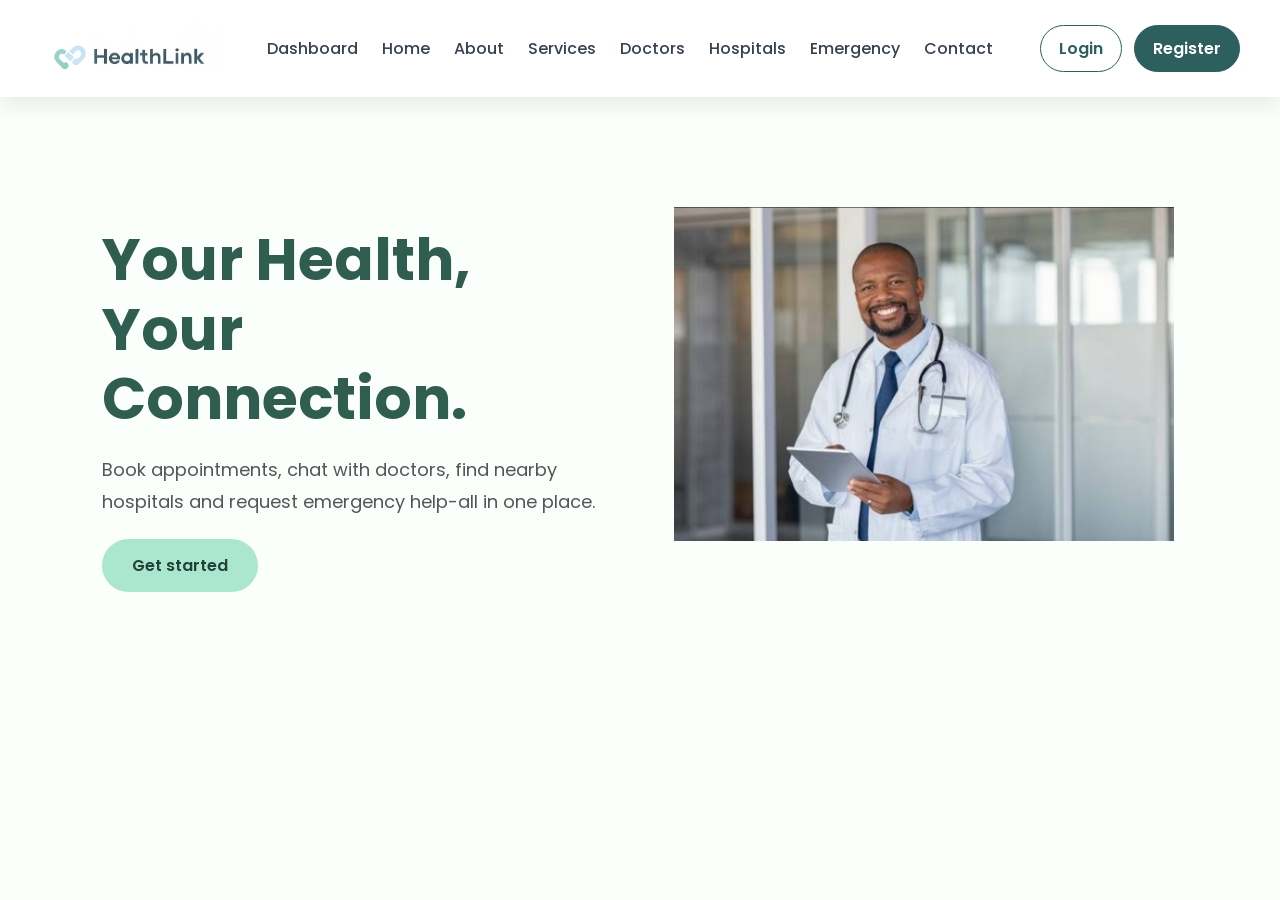
<file: Health-link-main/index.html>
<!DOCTYPE html>
<html lang="en">
<head>
    <meta charset="UTF-8">
    <meta http-equiv="refresh" content="0; url=./index/index.html">
    <title>Loading HealthLink...</title>
</head>
<body>
</body>
</html>
</file>
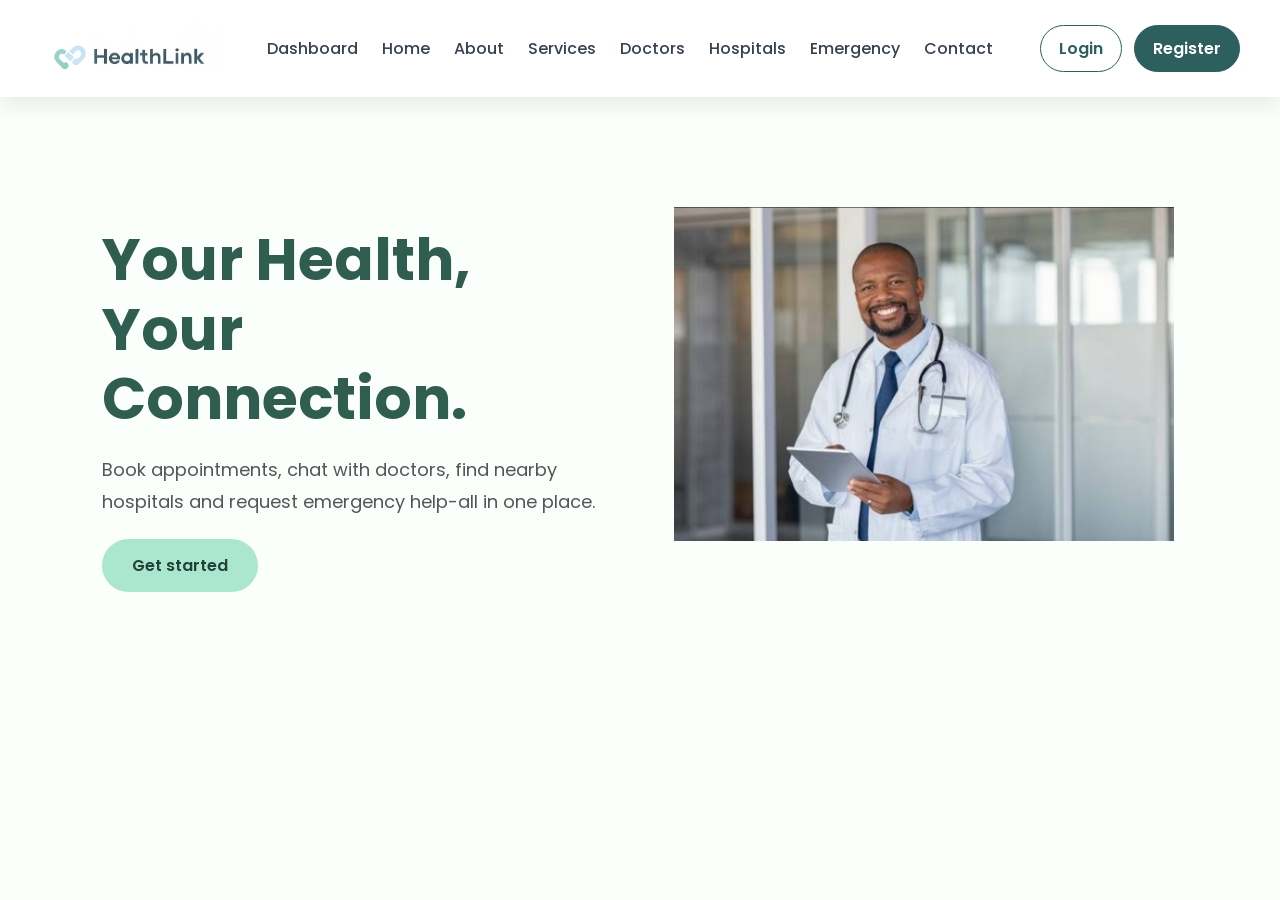
<file: Health-link-main/index/index.html>
﻿<!DOCTYPE html>
<html lang="en">
<head>
  <meta charset="UTF-8">
  <meta name="viewport" content="width=device-width, initial-scale=1.0">
  <title>Health Link | Healthcare Website</title>
  <link rel="stylesheet" href="../health.css">
  <link href="https://fonts.googleapis.com/css2?family=Poppins:wght@300;400;500;600;700&display=swap" rel="stylesheet">
  <link rel="stylesheet" href="https://cdnjs.cloudflare.com/ajax/libs/font-awesome/6.7.2/css/all.min.css">
</head>
<body>
  <header>
    <nav class="navbar">
      <div class="logo">
        <img src="../Health Logo.png" alt="HealthLink Logo">
      </div>
      <ul>
        <li><a
        href="../Dashboard/Dashboard.html" class="html">Dashboard</a></li>
        <li><a href="../healthlink/healthlink.html" class="html">Home</a></li>
        <li><a href="../About/About.html" class="html">About</a></li>
        <li><a href="../Services/Services.html" class="html">Services</a></li>
        <li><a href="../Doctors/Doctors.html" class="html">Doctors</a></li>
        <li><a href="../Hospitals/Hospitals.html" class="html">Hospitals</a></li>
        <li><a href="../Emergency/Emergency.html" class="html">Emergency</a></li>
        <li><a href="../Contact/Contact.html" class="html">Contact</a></li>
      </ul>
      <div class="buttons">
        <a href="../Login/Login.html" class="login-btn">Login</a>
        <a href="../Register/Register.html" class="register-btn">Register</a>
      </div>
    </nav>
  </header>
  <section class="hero">
    <div class="hero-content">
      <div class="hero-text">
        <h1>Your Health, <br>Your Connection.</h1>
        <p>Book appointments, chat with doctors, find nearby hospitals and request emergency help-all in one place.</p>
        <a href="../Services/Services.html" class="hero-btn">Get started</a>
      </div>
      <div class="hero-image">
        <img src="../Doctor.png" alt="Doctor">
      </div>
    </div>
  </section>
</body>
</html>
</file>
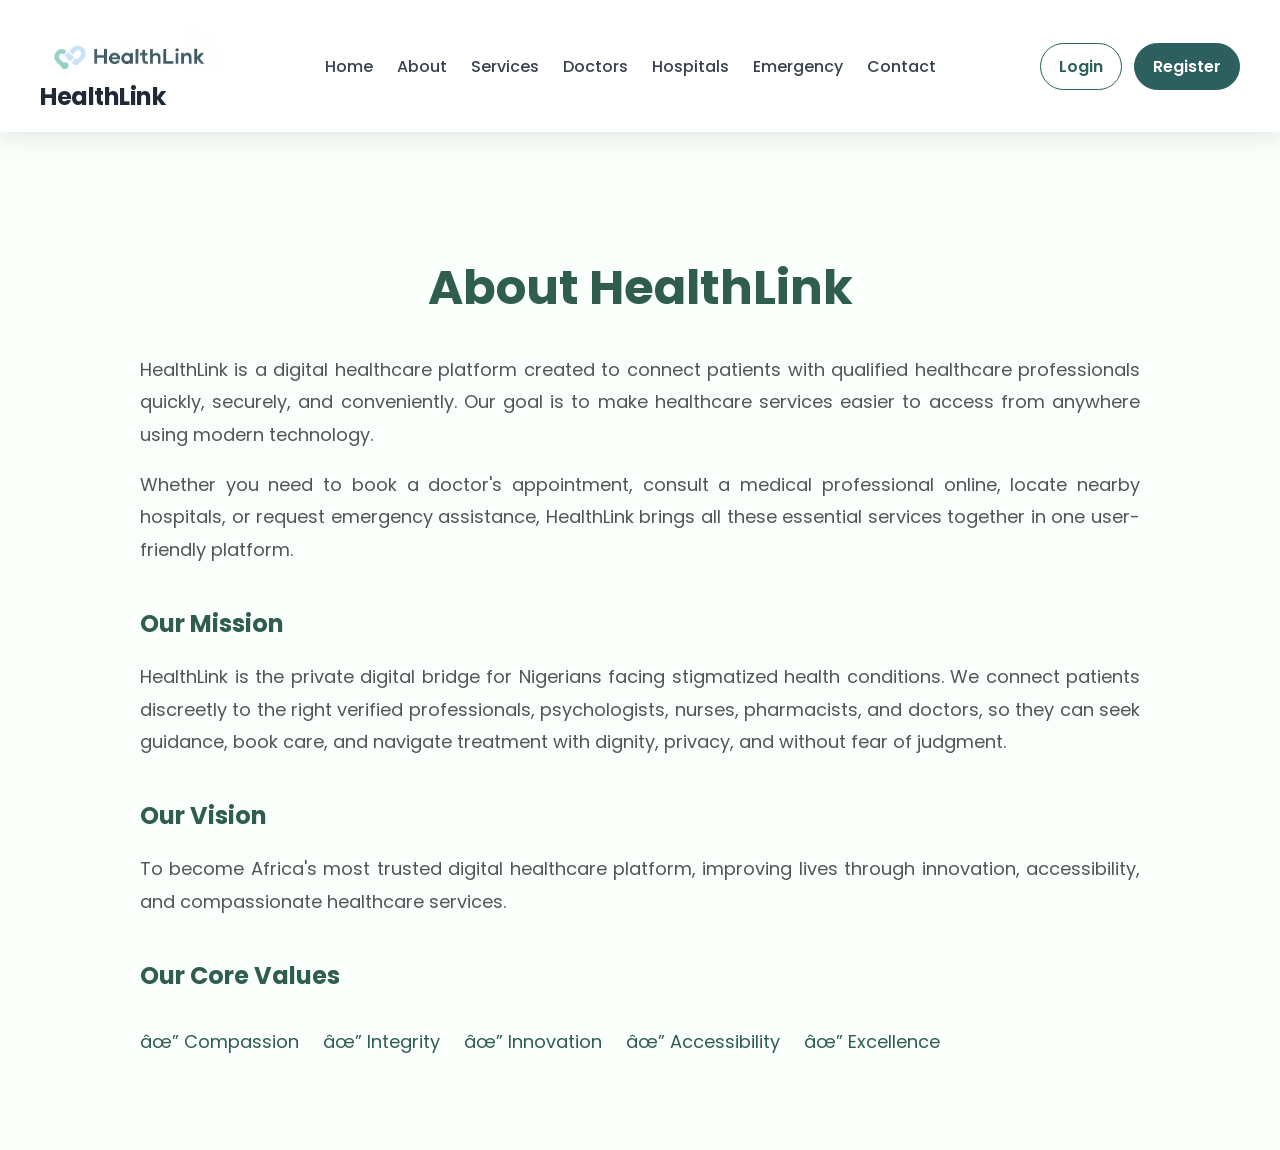
<file: Health-link-main/About/About.html>
﻿<!DOCTYPE html>
<html lang="en">
<head>
    <meta charset="UTF-8">
    <meta name="viewport" content="width=device-width, initial-scale=1.0">
    <title>About | HealthLink</title>
    <link rel="stylesheet" href="../health.css">
    <link rel="stylesheet" href="../About.css">
    <link href="https://fonts.googleapis.com/css2?family=Poppins:wght@300;400;500;600;700&display=swap" rel="stylesheet">
</head>

<body>

<header>
    <nav class="navbar">

        <div class="logo">
            <img src="../Health Logo.png" alt="HealthLink Logo">
            <h2>HealthLink</h2>
        </div>

        <ul>
            <li><a href="../healthlink/healthlink.html">Home</a></li>
            <li><a href="../About/About.html">About</a></li>
            <li><a href="../Services/Services.html">Services</a></li>
            <li><a href="../Doctors/Doctors.html">Doctors</a></li>
            <li><a href="../Hospitals/Hospitals.html">Hospitals</a></li>
            <li><a href="../Emergency/Emergency.html">Emergency</a></li>
            <li><a href="../Contact/Contact.html">Contact</a></li>
        </ul>

        <div class="buttons">
            <a href="../Login/Login.html" class="login-btn">Login</a>
            <a href="../Register/Register.html" class="register-btn">Register</a>
        </div>

    </nav>
</header>

<section class="about">

    <div class="about-container">

        <h1>About HealthLink</h1>

        <p>
            HealthLink is a digital healthcare platform created to connect patients with qualified healthcare professionals quickly, securely, and conveniently. Our goal is to make healthcare services easier to access from anywhere using modern technology.
        </p>

        <p>
            Whether you need to book a doctor's appointment, consult a medical professional online, locate nearby hospitals, or request emergency assistance, HealthLink brings all these essential services together in one user-friendly platform.
        </p>

        <h2>Our Mission</h2>

        <p>
            HealthLink is the private digital bridge for Nigerians facing stigmatized health conditions. We connect patients discreetly to the right verified professionals, psychologists, nurses, pharmacists, and doctors, so they can seek guidance, book care, and navigate treatment with dignity, privacy, and without fear of judgment.
        </p>

        <h2>Our Vision</h2>

        <p>
            To become Africa's most trusted digital healthcare platform, improving lives through innovation, accessibility, and compassionate healthcare services.
        </p>

        <h2>Our Core Values</h2>

        <ul class="values">
            <li>âœ” Compassion</li>
            <li>âœ” Integrity</li>
            <li>âœ” Innovation</li>
            <li>âœ” Accessibility</li>
            <li>âœ” Excellence</li>
        </ul>

    </div>

</section>

</body>
</html>
</file>
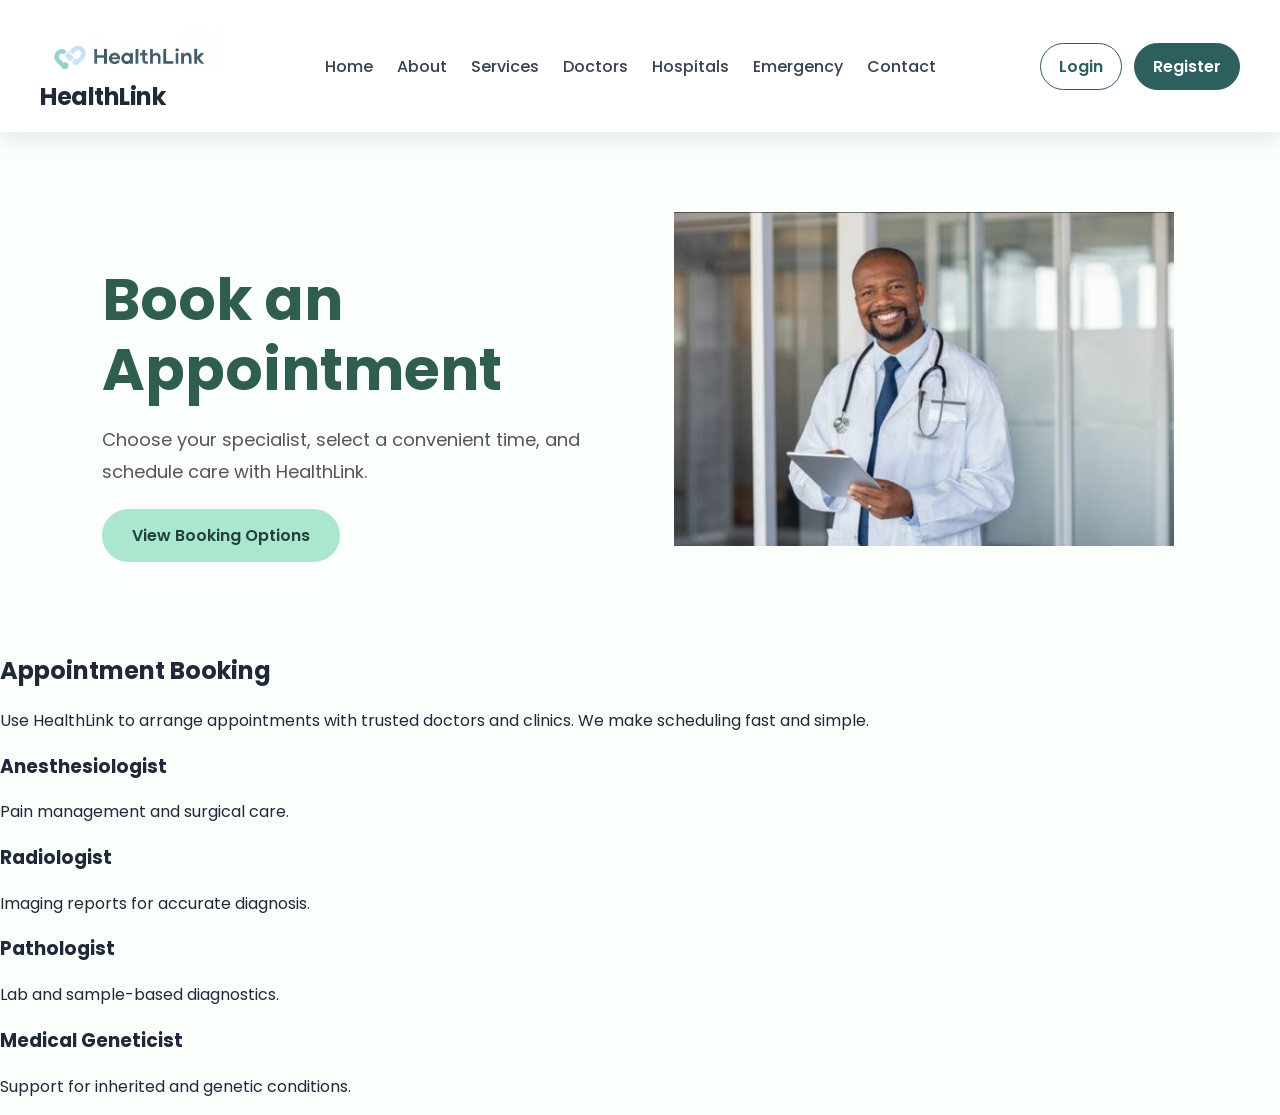
<file: Health-link-main/Appointment/Appointment.html>
﻿<!DOCTYPE html>
<html lang="en">
<head>
  <meta charset="UTF-8">
  <meta name="viewport" content="width=device-width, initial-scale=1.0">
  <title>Appointment | HealthLink</title>
  <link rel="stylesheet" href="../health.css">
  <link href="https://fonts.googleapis.com/css2?family=Poppins:wght@300;400;500;600;700&display=swap" rel="stylesheet">
  <link rel="stylesheet" href="https://cdnjs.cloudflare.com/ajax/libs/font-awesome/6.7.2/css/all.min.css">
</head>
<body>
  <header>
    <nav class="navbar">
      <div class="logo">
        <img src="../Health Logo.png" alt="HealthLink Logo">
        <h2>HealthLink</h2>
      </div>
      <ul>
        <li><a href="../healthlink/healthlink.html">Home</a></li>
        <li><a href="../About/About.html">About</a></li>
        <li><a href="../Services/Services.html">Services</a></li>
        <li><a href="../Doctors/Doctors.html">Doctors</a></li>
        <li><a href="../Hospitals/Hospitals.html">Hospitals</a></li>
        <li><a href="../Emergency/Emergency.html">Emergency</a></li>
        <li><a href="../Contact/Contact.html">Contact</a></li>
      </ul>
      <div class="buttons">
        <a href="../Login/Login.html" class="login-btn">Login</a>
        <a href="../Register/Register.html" class="register-btn">Register</a>
      </div>
    </nav>
  </header>
  <section class="hero">
    <div class="hero-content">
      <div class="hero-text">
        <h1>Book an Appointment</h1>
        <p>Choose your specialist, select a convenient time, and schedule care with HealthLink.</p>
        <a href="../Services/Services.html" class="hero-btn">View Booking Options</a>
      </div>
      <div class="hero-image">
        <img src="../Doctor.png" alt="Doctor">
      </div>
    </div>
  </section>
  <section class="appointment-section">
    <h1>Appointment Booking</h1>
    <p class="appointment-text">Use HealthLink to arrange appointments with trusted doctors and clinics. We make scheduling fast and simple.</p>
    <div class="doctor-list">
      <div class="doctor-card"><h3>Anesthesiologist</h3><p>Pain management and surgical care.</p></div>
      <div class="doctor-card"><h3>Radiologist</h3><p>Imaging reports for accurate diagnosis.</p></div>
      <div class="doctor-card"><h3>Pathologist</h3><p>Lab and sample-based diagnostics.</p></div>
      <div class="doctor-card"><h3>Medical Geneticist</h3><p>Support for inherited and genetic conditions.</p></div>
    </div>
  </section>
</body>
</html>
</file>
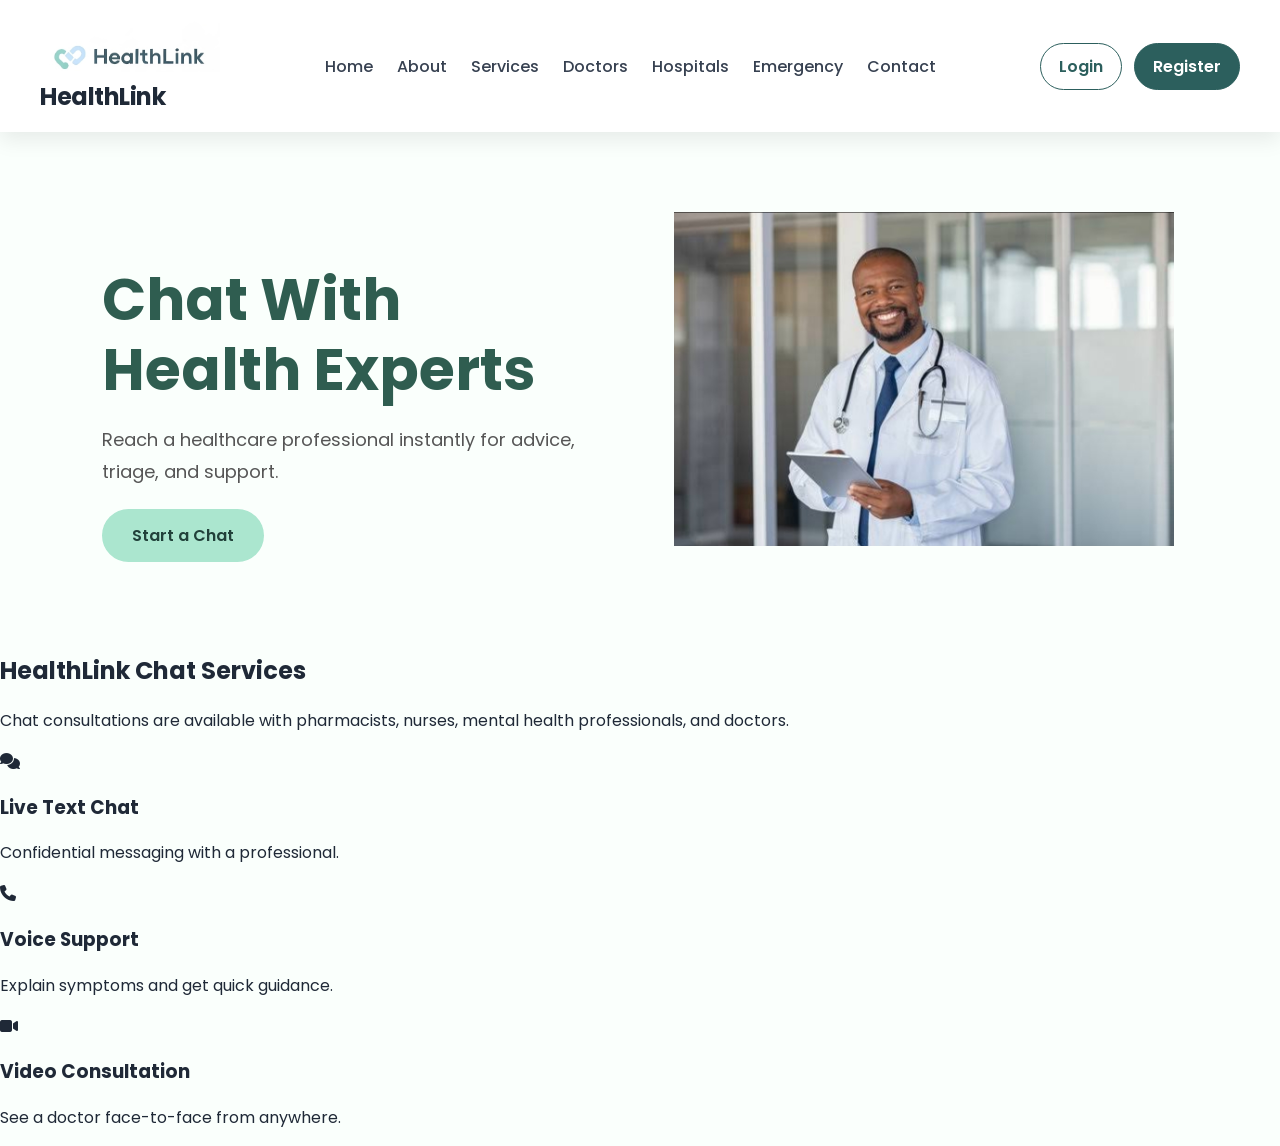
<file: Health-link-main/Chat/Chat.html>
﻿<!DOCTYPE html>
<html lang="en">
<head>
  <meta charset="UTF-8">
  <meta name="viewport" content="width=device-width, initial-scale=1.0">
  <title>Chat | HealthLink</title>
  <link rel="stylesheet" href="../health.css">
  <link href="https://fonts.googleapis.com/css2?family=Poppins:wght@300;400;500;600;700&display=swap" rel="stylesheet">
  <link rel="stylesheet" href="https://cdnjs.cloudflare.com/ajax/libs/font-awesome/6.7.2/css/all.min.css">
</head>
<body>
  <header>
    <nav class="navbar">
      <div class="logo">
        <img src="../Health Logo.png" alt="HealthLink Logo">
        <h2>HealthLink</h2>
      </div>
      <ul>
        <li><a href="../healthlink/healthlink.html">Home</a></li>
        <li><a href="../About/About.html">About</a></li>
        <li><a href="../Services/Services.html">Services</a></li>
        <li><a href="../Doctors/Doctors.html">Doctors</a></li>
        <li><a href="../Hospitals/Hospitals.html">Hospitals</a></li>
        <li><a href="../Emergency/Emergency.html">Emergency</a></li>
        <li><a href="../Contact/Contact.html">Contact</a></li>
      </ul>
      <div class="buttons">
        <a href="../Login/Login.html" class="login-btn">Login</a>
        <a href="../Register/Register.html" class="register-btn">Register</a>
      </div>
    </nav>
  </header>
  <section class="hero">
    <div class="hero-content">
      <div class="hero-text">
        <h1>Chat With Health Experts</h1>
        <p>Reach a healthcare professional instantly for advice, triage, and support.</p>
        <a href="../Services/Services.html" class="hero-btn">Start a Chat</a>
      </div>
      <div class="hero-image">
        <img src="../Doctor.png" alt="Doctor">
      </div>
    </div>
  </section>
  <section class="services">
    <div class="services-title">
      <h1>HealthLink Chat Services</h1>
      <p>Chat consultations are available with pharmacists, nurses, mental health professionals, and doctors.</p>
    </div>
    <div class="service-container">
      <div class="service-card"><i class="fa-solid fa-comments"></i><h3>Live Text Chat</h3><p>Confidential messaging with a professional.</p></div>
      <div class="service-card"><i class="fa-solid fa-phone"></i><h3>Voice Support</h3><p>Explain symptoms and get quick guidance.</p></div>
      <div class="service-card"><i class="fa-solid fa-video"></i><h3>Video Consultation</h3><p>See a doctor face-to-face from anywhere.</p></div>
    </div>
  </section>
</body>
</html>
</file>
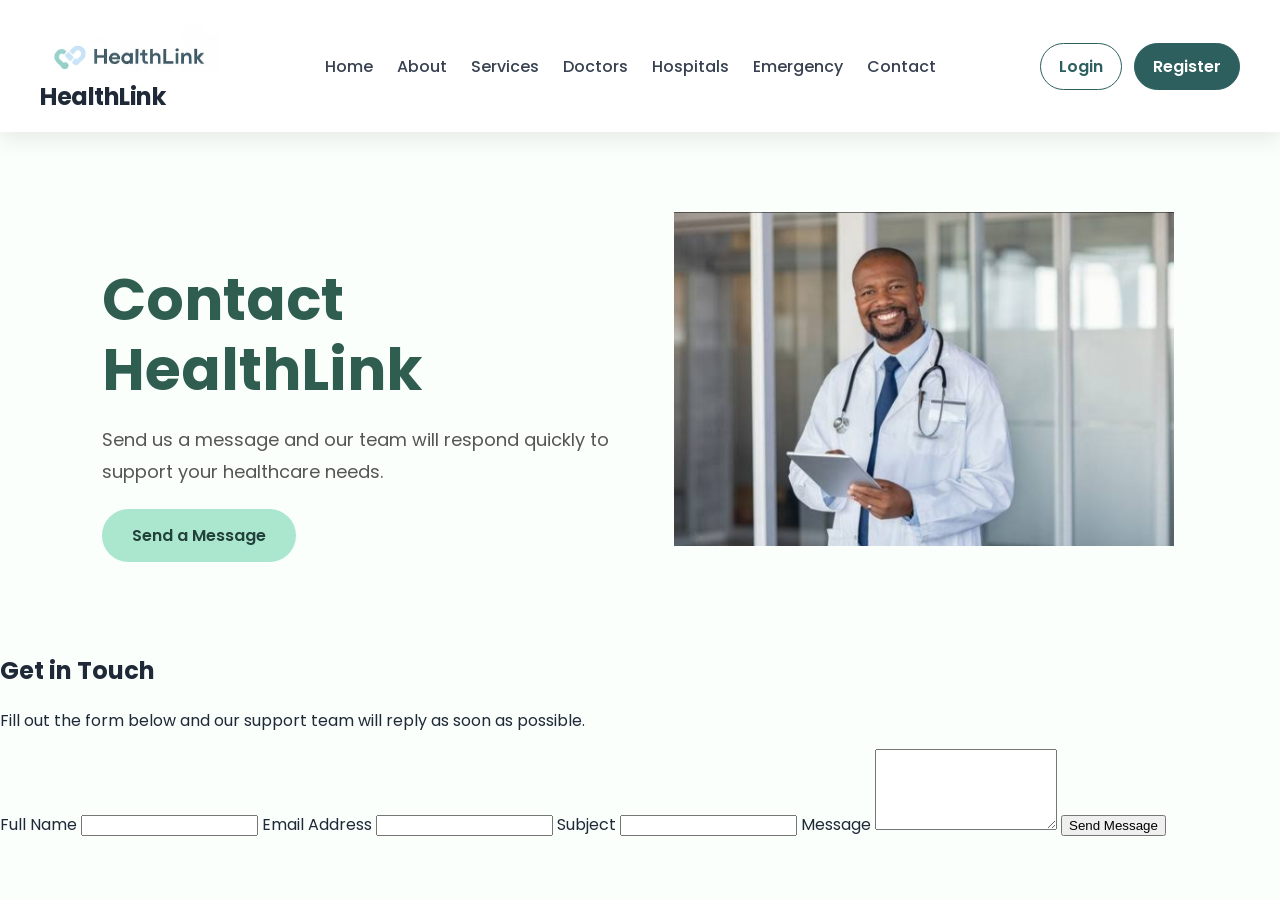
<file: Health-link-main/Contact/Contact.html>
﻿<!DOCTYPE html>
<html lang="en">
<head>
  <meta charset="UTF-8">
  <meta name="viewport" content="width=device-width, initial-scale=1.0">
  <title>Contact | HealthLink</title>
  <link rel="stylesheet" href="../health.css">
  <link href="https://fonts.googleapis.com/css2?family=Poppins:wght@300;400;500;600;700&display=swap" rel="stylesheet">
  <link rel="stylesheet" href="https://cdnjs.cloudflare.com/ajax/libs/font-awesome/6.7.2/css/all.min.css">
</head>
<body>
  <header>
    <nav class="navbar">
      <div class="logo">
        <img src="../Health Logo.png" alt="HealthLink Logo">
        <h2>HealthLink</h2>
      </div>
      <ul>
        <li><a href="../healthlink/healthlink.html">Home</a></li>
        <li><a href="../About/About.html">About</a></li>
        <li><a href="../Services/Services.html">Services</a></li>
        <li><a href="../Doctors/Doctors.html">Doctors</a></li>
        <li><a href="../Hospitals/Hospitals.html">Hospitals</a></li>
        <li><a href="../Emergency/Emergency.html">Emergency</a></li>
        <li><a href="../Contact/Contact.html">Contact</a></li>
      </ul>
      <div class="buttons">
        <a href="../Login/Login.html" class="login-btn">Login</a>
        <a href="../Register/Register.html" class="register-btn">Register</a>
      </div>
    </nav>
  </header>
  <section class="hero">
    <div class="hero-content">
      <div class="hero-text">
        <h1>Contact HealthLink</h1>
        <p>Send us a message and our team will respond quickly to support your healthcare needs.</p>
        <a href="#contact-form" class="hero-btn">Send a Message</a>
      </div>
      <div class="hero-image">
        <img src="../Doctor.png" alt="Doctor">
      </div>
    </div>
  </section>
  <section class="appointment-section" id="contact-form">
    <h1>Get in Touch</h1>
    <p class="appointment-text">Fill out the form below and our support team will reply as soon as possible.</p>
    <form>
      <label>Full Name</label>
      <input type="text" required>
      <label>Email Address</label>
      <input type="email" required>
      <label>Subject</label>
      <input type="text" required>
      <label>Message</label>
      <textarea rows="5" required></textarea>
      <button type="submit" id="nextBtn">Send Message</button>
    </form>
  </section>
</body>
</html>
</file>
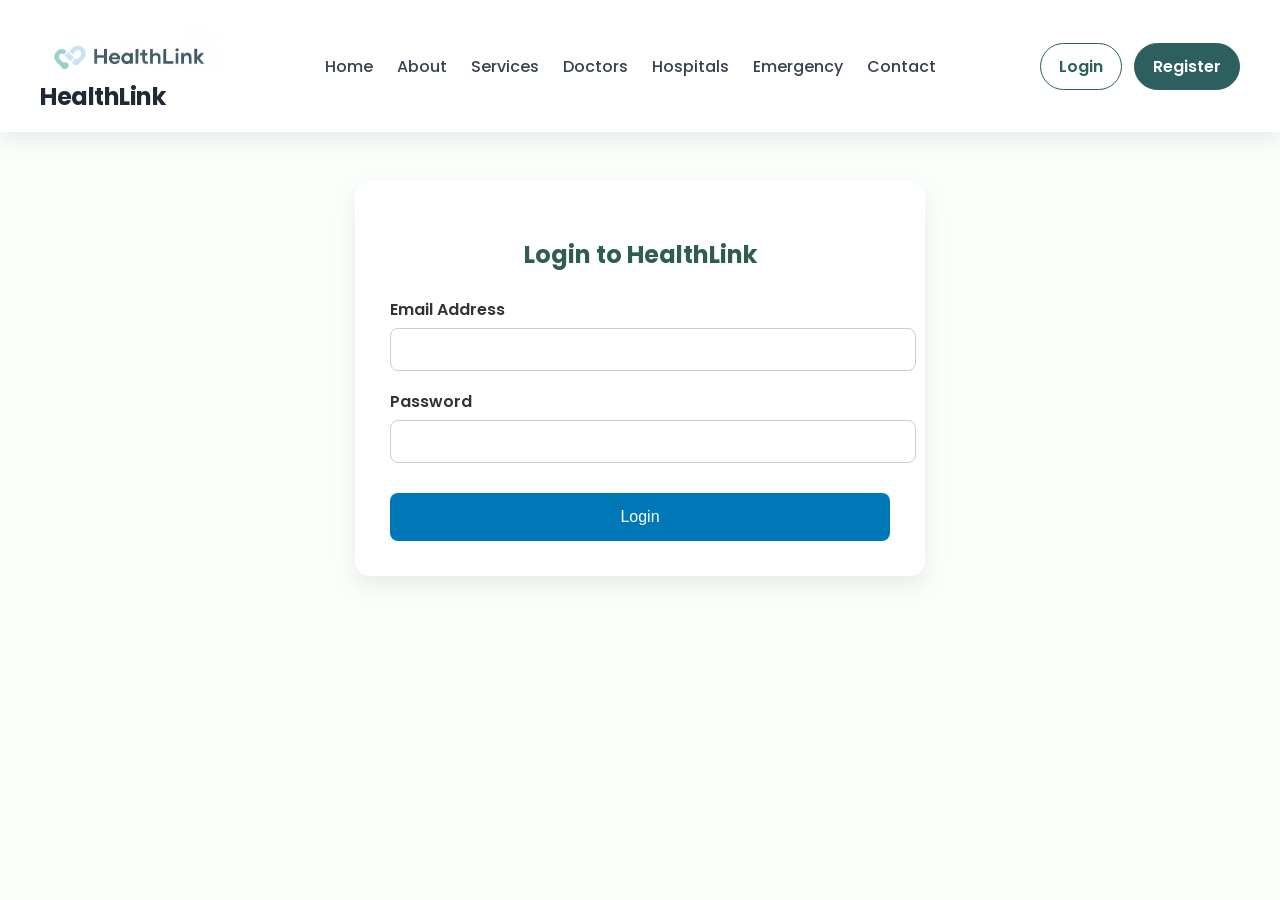
<file: Health-link-main/Dashboard/Dashboard.html>
﻿<!DOCTYPE html>
<html lang="en">
<head>
  <meta charset="UTF-8">
  <meta name="viewport" content="width=device-width, initial-scale=1.0">
  <title>Dashboard | HealthLink</title>
  <link rel="stylesheet" href="../health.css">
  <link href="https://fonts.googleapis.com/css2?family=Poppins:wght@300;400;500;600;700&display=swap" rel="stylesheet">
  <link rel="stylesheet" href="https://cdnjs.cloudflare.com/ajax/libs/font-awesome/6.7.2/css/all.min.css">
</head>
<body>
  <header>
    <nav class="navbar">
      <div class="logo">
        <img src="../Health Logo.png" alt="HealthLink Logo">
        <h2>HealthLink</h2>
      </div>
      <ul>
        <li><a href="../healthlink/healthlink.html">Home</a></li>
        <li><a href="../About/About.html">About</a></li>
        <li><a href="../Services/Services.html">Services</a></li>
        <li><a href="../Doctors/Doctors.html">Doctors</a></li>
        <li><a href="../Hospitals/Hospitals.html">Hospitals</a></li>
        <li><a href="../Emergency/Emergency.html">Emergency</a></li>
        <li><a href="../Contact/Contact.html">Contact</a></li>
      </ul>
      <div class="buttons">
        <a href="../Login/Login.html" class="login-btn" id="nav-login">Login</a>
        <a href="../Register/Register.html" class="register-btn" id="nav-register">Register</a>
        <button id="nav-logout" class="register-btn" style="display: none; cursor: pointer; border: none;">Logout</button>
      </div>
    </nav>
  </header>
  <section class="hero">
    <div class="hero-content">
      <div class="hero-text">
        <h1 id="welcome-message">Welcome, User</h1>
        <p>Review appointments, messages, and health updates from one central place.</p>
        <a href="../Services/Services.html" class="hero-btn">Manage Services</a>
      </div>
      <div class="hero-image">
        <img src="../Doctor.png" alt="Doctor">
      </div>
    </div>
  </section>
  <section class="services">
    <div class="services-title">
      <h1>Your Recent Activity</h1>
      <p>Quick access to your latest appointments, consultations, and support requests.</p>
    </div>
    <div class="service-container">
      <div class="service-card"><i class="fa-solid fa-calendar-check"></i><h3>Upcoming Appointment</h3><p>Dr. Sarah Johnson on Friday at 10:00 AM</p></div>
      <div class="service-card"><i class="fa-solid fa-comments"></i><h3>Latest Chat</h3><p>Message received from your doctor about lab results.</p></div>
      <div class="service-card"><i class="fa-solid fa-hospital"></i><h3>Nearest Hospital</h3><p>City General Emergency Unit is 1.2 km away.</p></div>
    </div>
  </section>

  <!-- JavaScript linked at the bottom -->
  <script src="../api-config.js"></script>
  <script src="dashboard.js"></script>
</body>
</html>
</file>
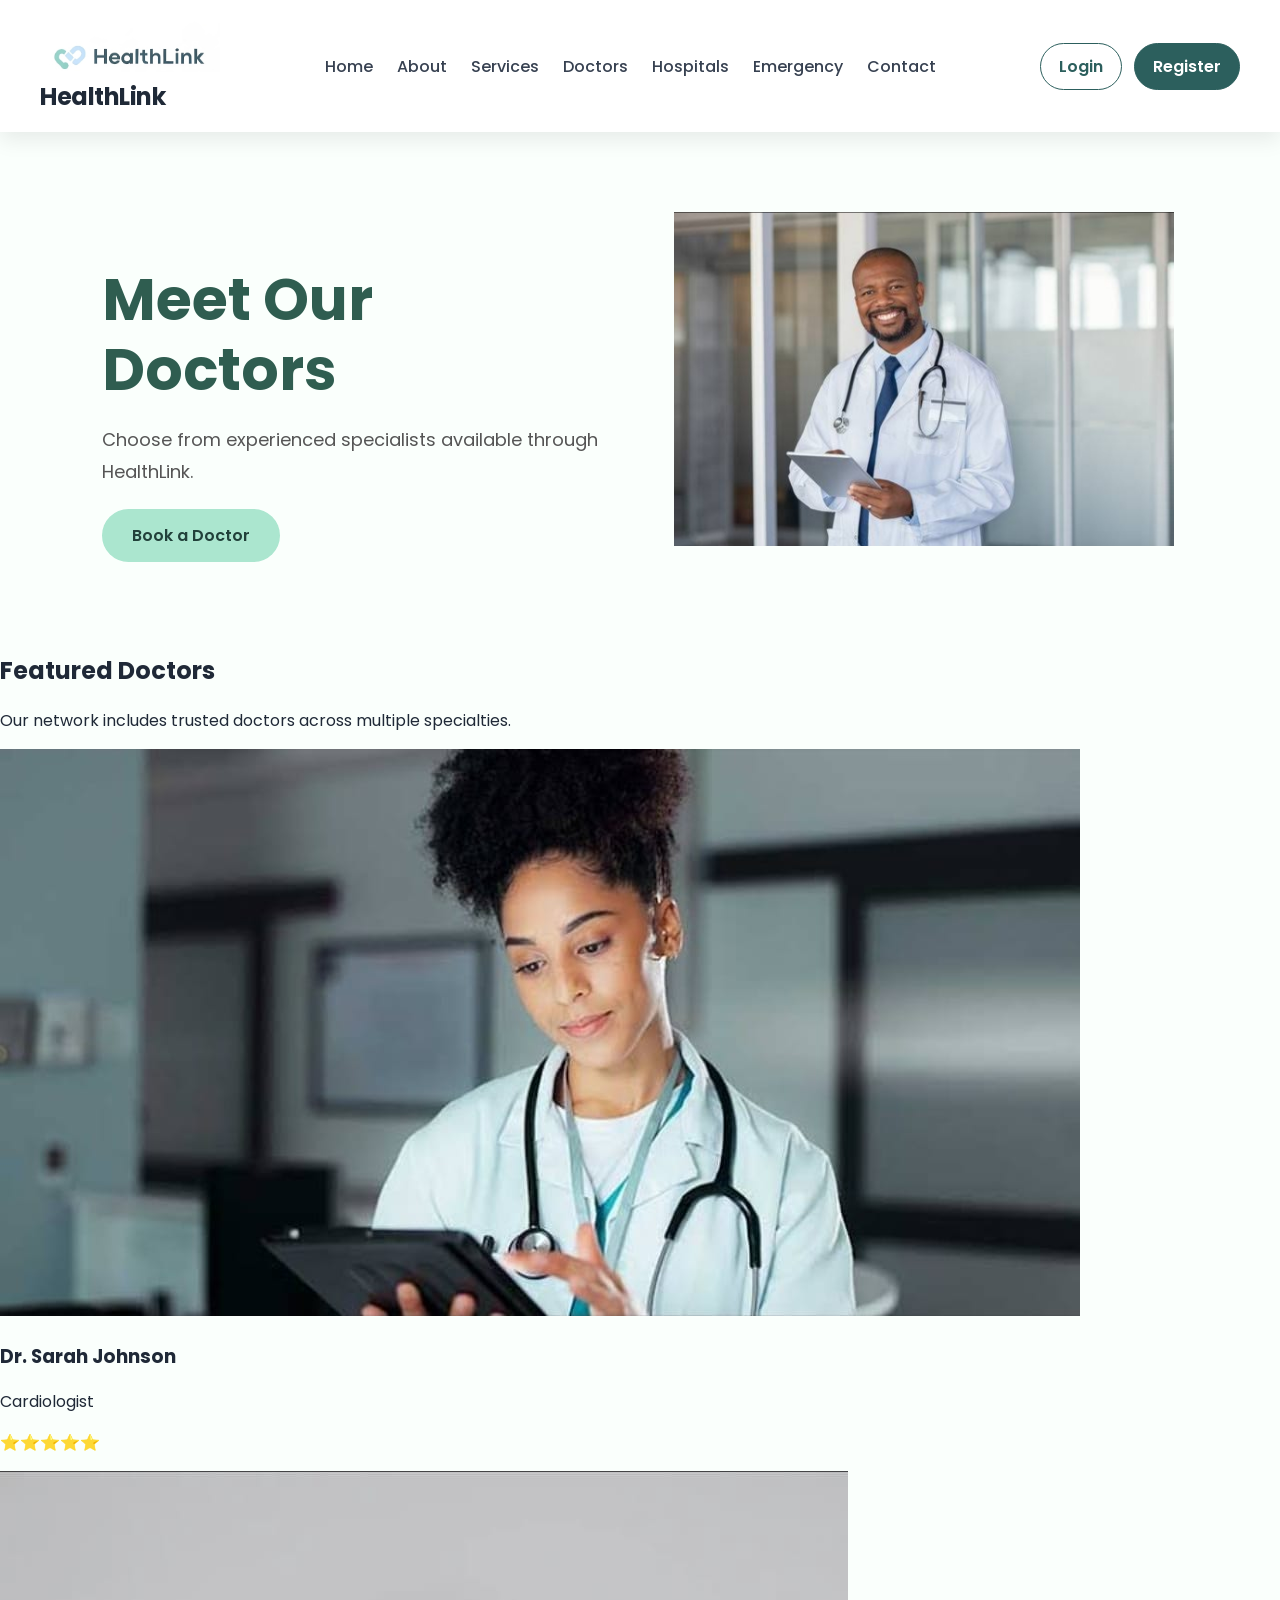
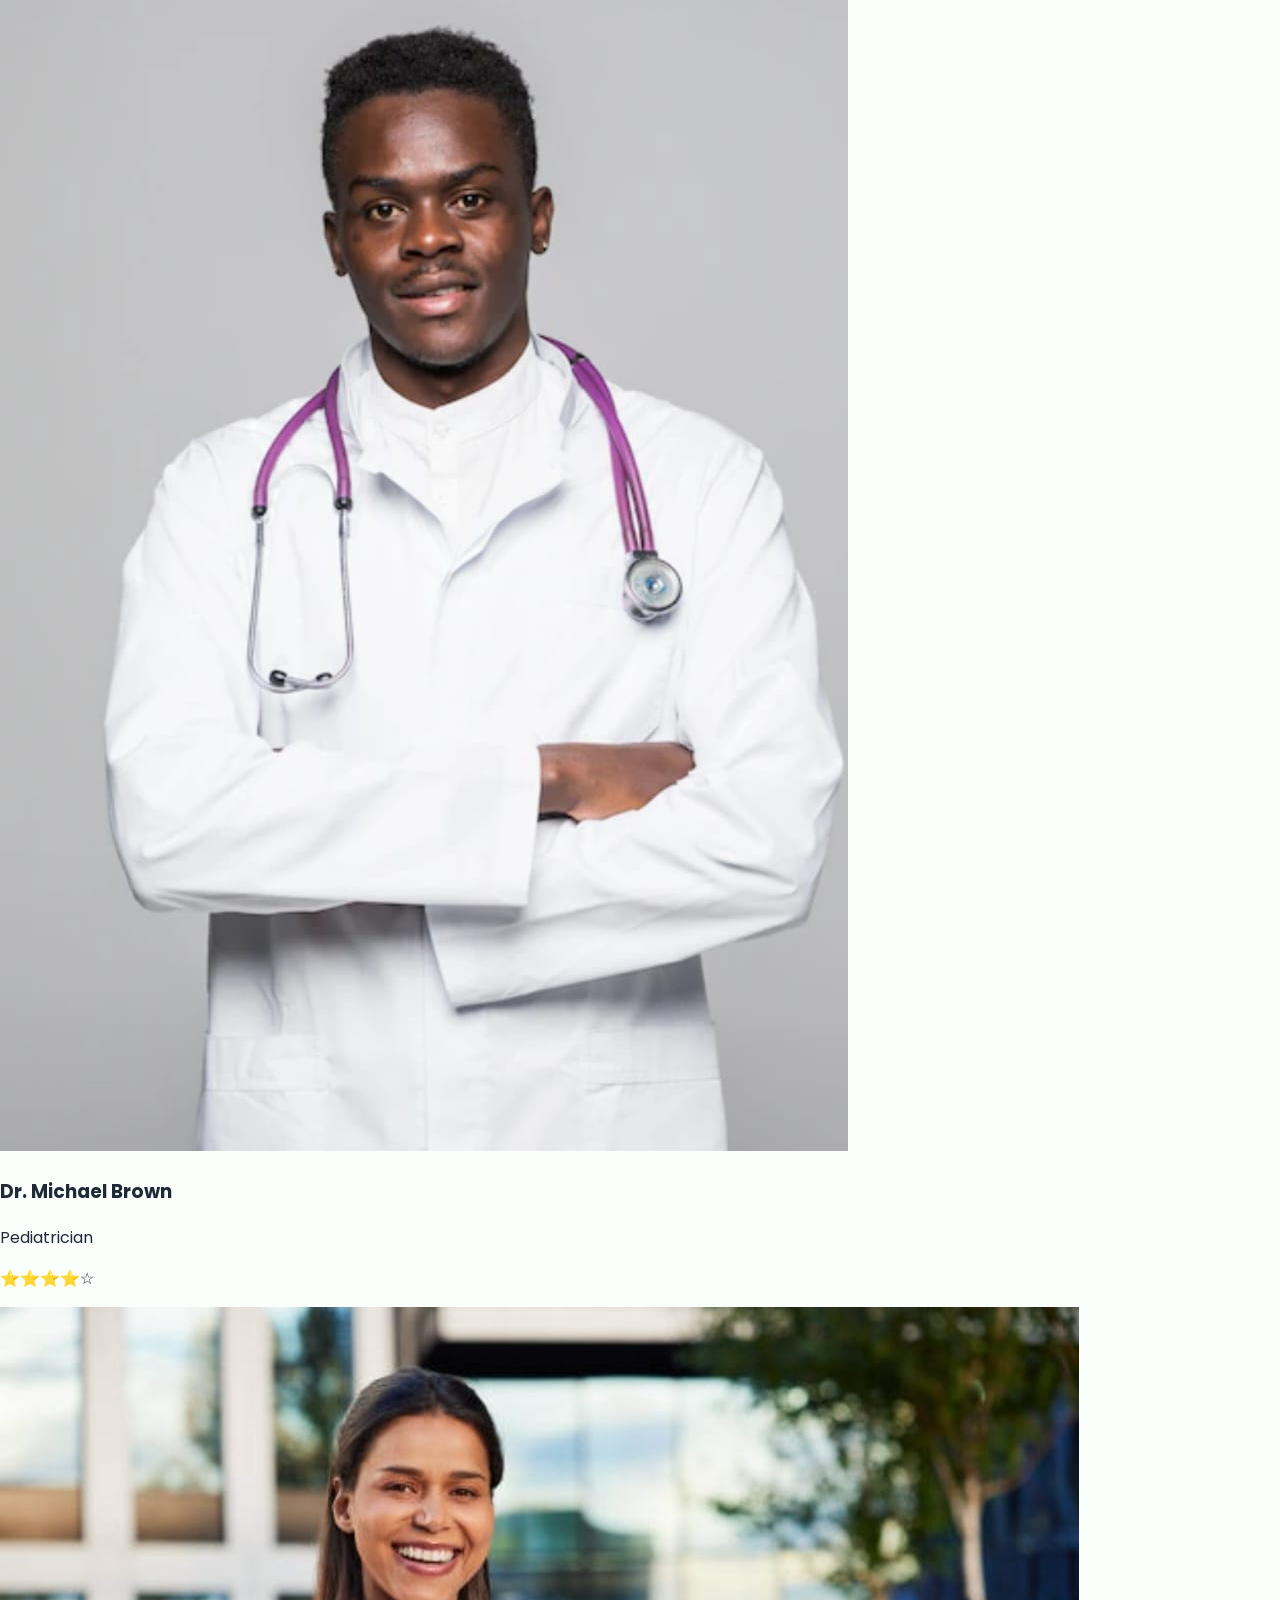
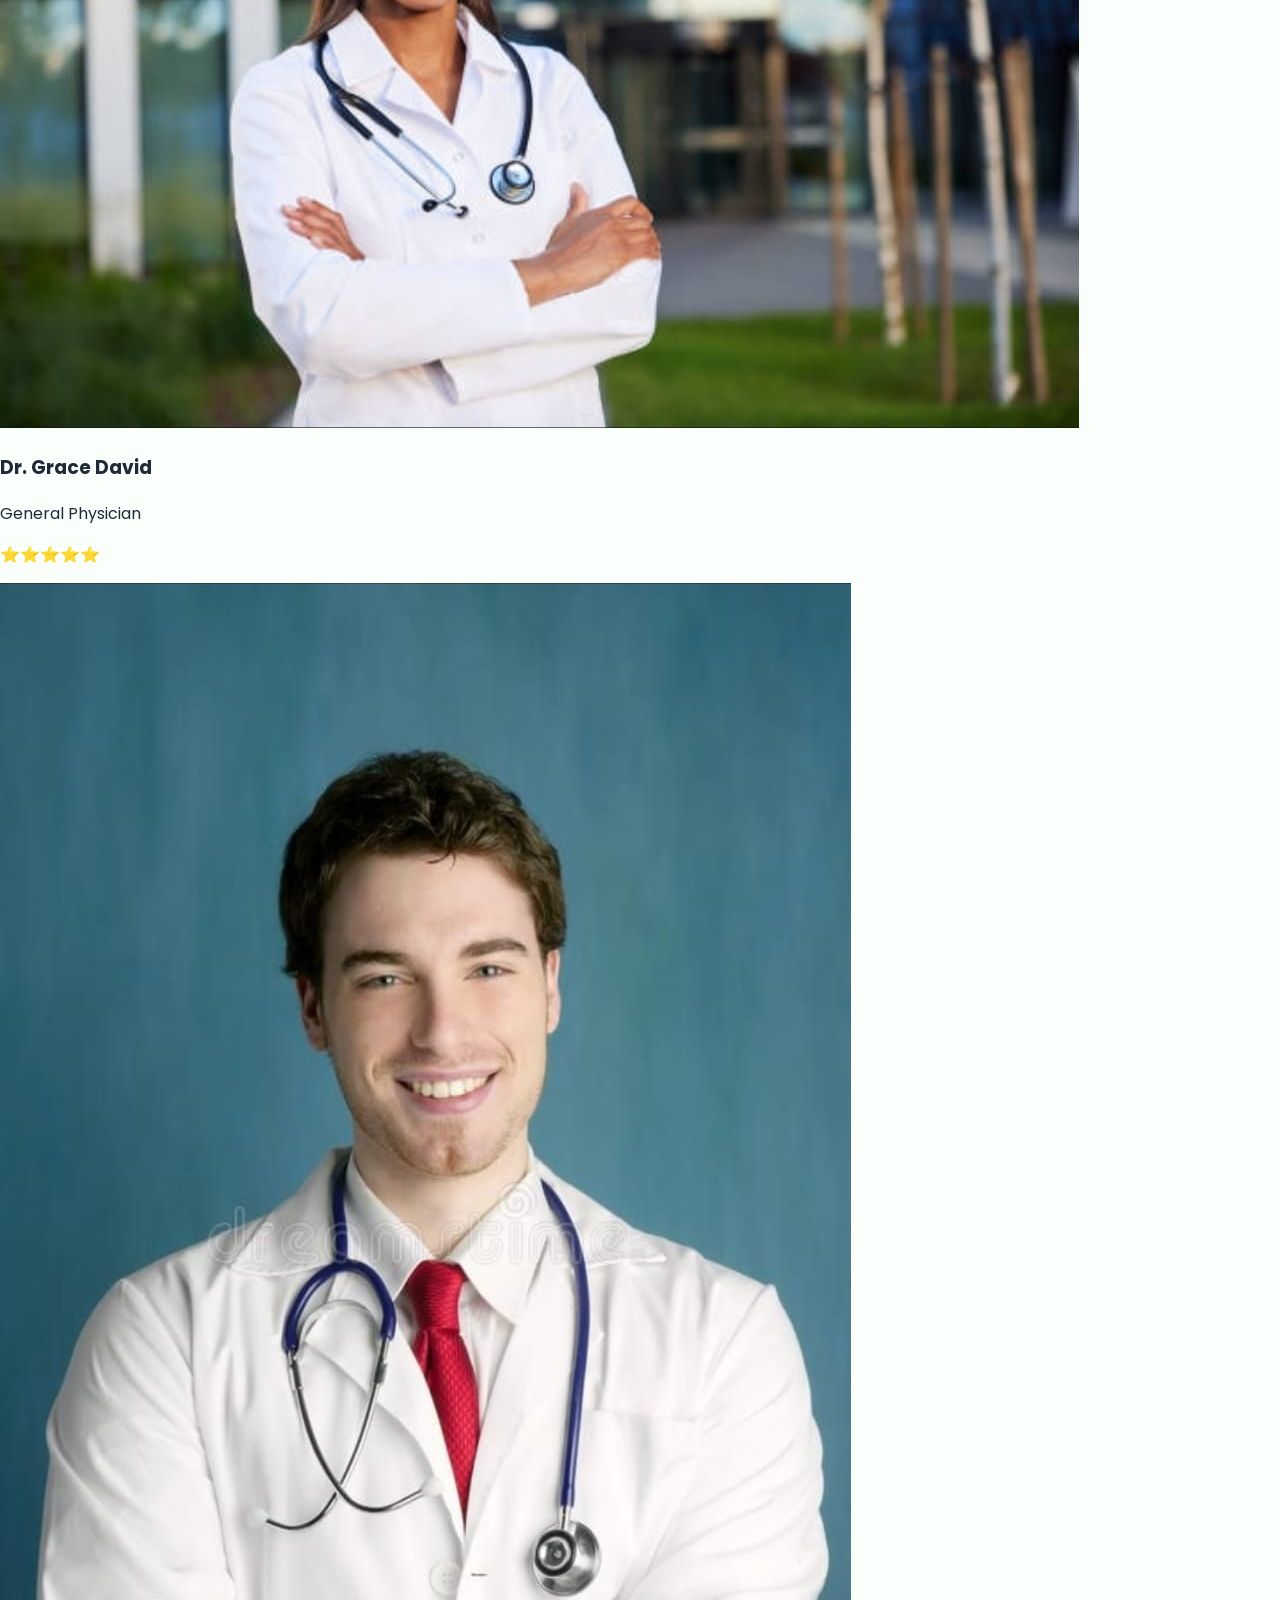
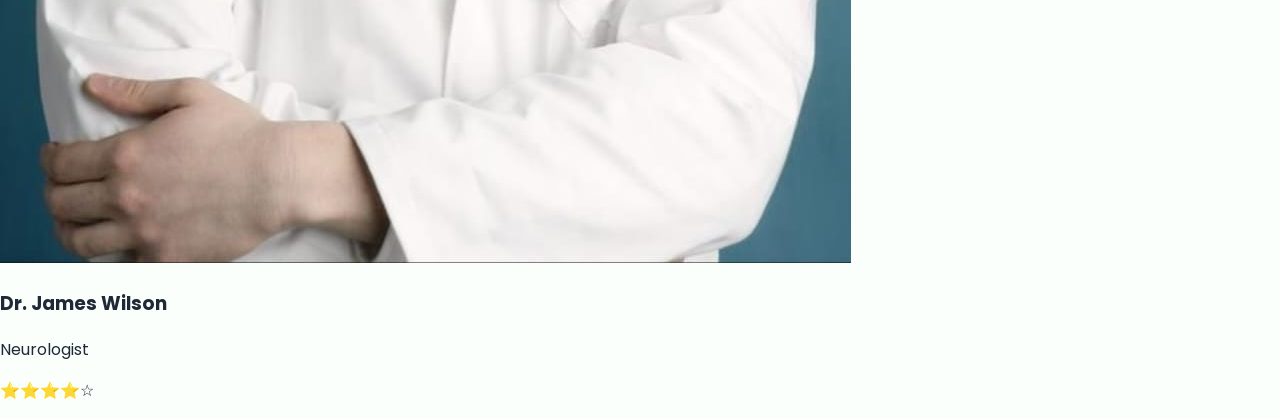
<file: Health-link-main/Doctors/Doctors.html>
﻿<!DOCTYPE html>
<html lang="en">
<head>
  <meta charset="UTF-8">
  <meta name="viewport" content="width=device-width, initial-scale=1.0">
  <title>Doctors | HealthLink</title>
  <link rel="stylesheet" href="../health.css">
  <link href="https://fonts.googleapis.com/css2?family=Poppins:wght@300;400;500;600;700&display=swap" rel="stylesheet">
  <link rel="stylesheet" href="https://cdnjs.cloudflare.com/ajax/libs/font-awesome/6.7.2/css/all.min.css">
</head>
<body>
  <header>
    <nav class="navbar">
      <div class="logo">
        <img src="../Health Logo.png" alt="HealthLink Logo">
        <h2>HealthLink</h2>
      </div>
      <ul>
        <li><a href="../healthlink/healthlink.html">Home</a></li>
        <li><a href="../About/About.html">About</a></li>
        <li><a href="../Services/Services.html">Services</a></li>
        <li><a href="../Doctors/Doctors.html">Doctors</a></li>
        <li><a href="../Hospitals/Hospitals.html">Hospitals</a></li>
        <li><a href="../Emergency/Emergency.html">Emergency</a></li>
        <li><a href="../Contact/Contact.html">Contact</a></li>
      </ul>
      <div class="buttons">
        <a href="../Login/Login.html" class="login-btn">Login</a>
        <a href="../Register/Register.html" class="register-btn">Register</a>
      </div>
    </nav>
  </header>
  <section class="hero">
    <div class="hero-content">
      <div class="hero-text">
        <h1>Meet Our Doctors</h1>
        <p>Choose from experienced specialists available through HealthLink.</p>
        <a href="../Appointment/Appointment.html" class="hero-btn">Book a Doctor</a>
      </div>
      <div class="hero-image">
        <img src="../Doctor.png" alt="Doctor">
      </div>
    </div>
  </section>
  <section class="consultation-section">
    <h1>Featured Doctors</h1>
    <p class="consultation-text">Our network includes trusted doctors across multiple specialties.</p>
    <div class="consultation-doctors">
      <div class="consult-doctor-card"><img src="../Doctor1.jpg" alt="Doctor"><h3>Dr. Sarah Johnson</h3><p>Cardiologist</p><p class="rating">⭐⭐⭐⭐⭐</p></div>
      <div class="consult-doctor-card"><img src="../Doctor2.jpg" alt="Doctor"><h3>Dr. Michael Brown</h3><p>Pediatrician</p><p class="rating">⭐⭐⭐⭐☆</p></div>
      <div class="consult-doctor-card"><img src="../Doctor3.jpg" alt="Doctor"><h3>Dr. Grace David</h3><p>General Physician</p><p class="rating">⭐⭐⭐⭐⭐</p></div>
      <div class="consult-doctor-card"><img src="../Doctor4.jpg" alt="Doctor"><h3>Dr. James Wilson</h3><p>Neurologist</p><p class="rating">⭐⭐⭐⭐☆</p></div>
    </div>
  </section>
</body>
</html>
</file>
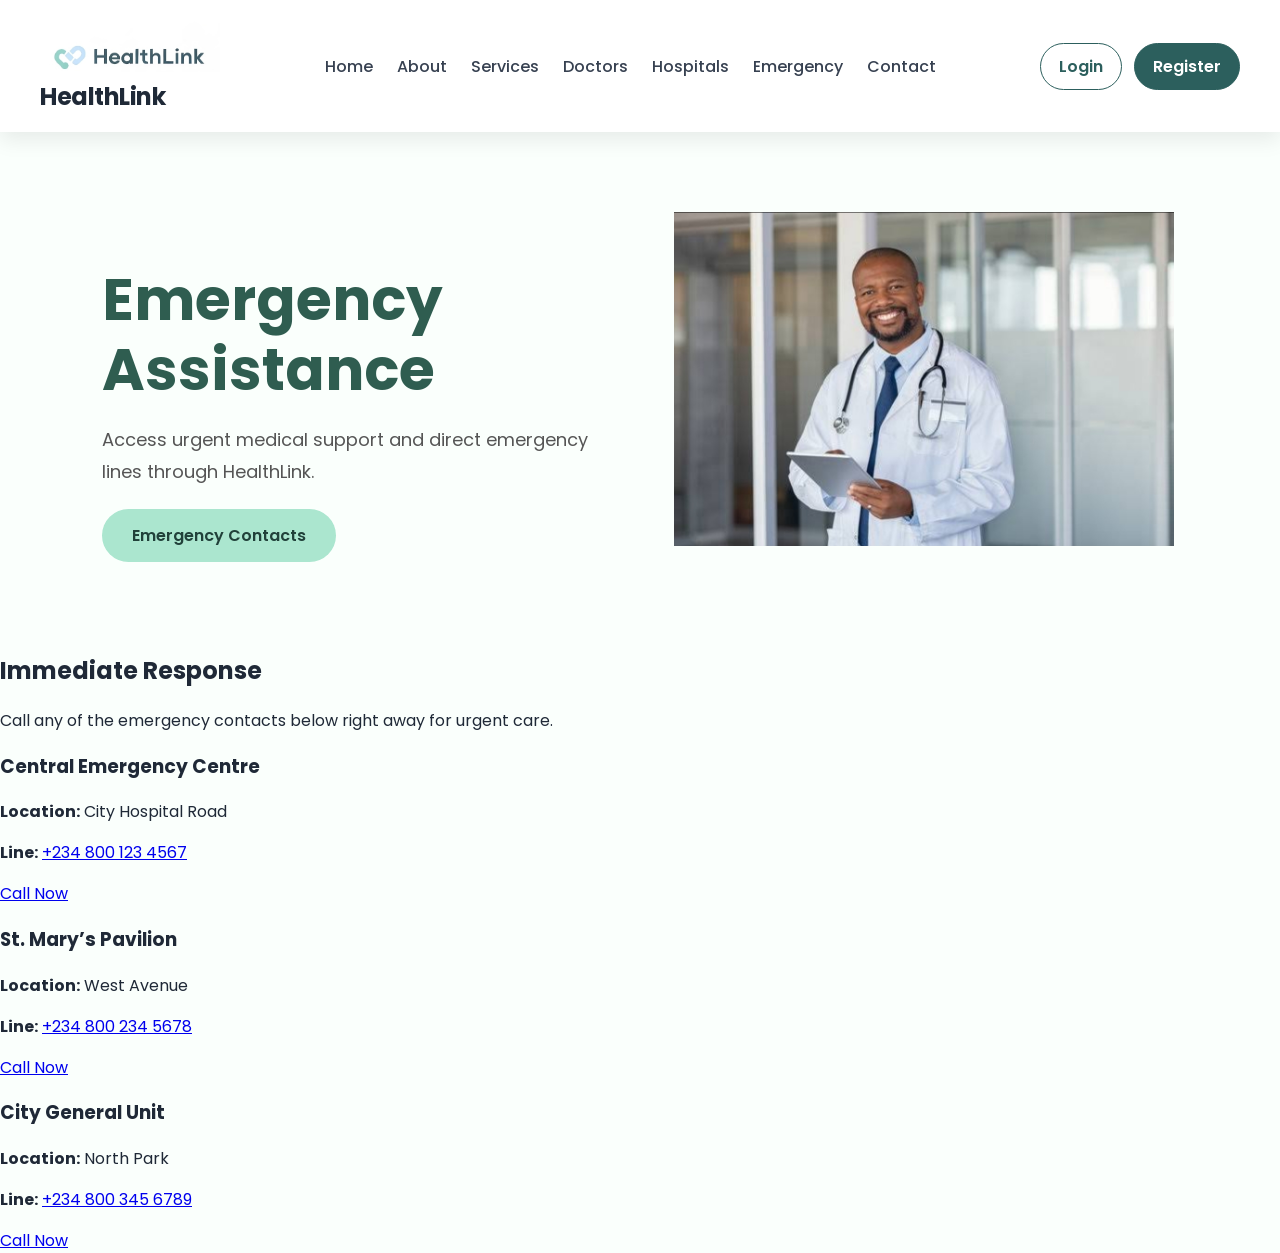
<file: Health-link-main/Emergency/Emergency.html>
﻿<!DOCTYPE html>
<html lang="en">
<head>
  <meta charset="UTF-8">
  <meta name="viewport" content="width=device-width, initial-scale=1.0">
  <title>Emergency | HealthLink</title>
  <link rel="stylesheet" href="../health.css">
  <link href="https://fonts.googleapis.com/css2?family=Poppins:wght@300;400;500;600;700&display=swap" rel="stylesheet">
  <link rel="stylesheet" href="https://cdnjs.cloudflare.com/ajax/libs/font-awesome/6.7.2/css/all.min.css">
</head>
<body>
  <header>
    <nav class="navbar">
      <div class="logo">
        <img src="../Health Logo.png" alt="HealthLink Logo">
        <h2>HealthLink</h2>
      </div>
      <ul>
        <li><a href="../healthlink/healthlink.html">Home</a></li>
        <li><a href="../About/About.html">About</a></li>
        <li><a href="../Services/Services.html">Services</a></li>
        <li><a href="../Doctors/Doctors.html">Doctors</a></li>
        <li><a href="../Hospitals/Hospitals.html">Hospitals</a></li>
        <li><a href="../Emergency/Emergency.html">Emergency</a></li>
        <li><a href="../Contact/Contact.html">Contact</a></li>
      </ul>
      <div class="buttons">
        <a href="../Login/Login.html" class="login-btn">Login</a>
        <a href="../Register/Register.html" class="register-btn">Register</a>
      </div>
    </nav>
  </header>
  <section class="hero">
    <div class="hero-content">
      <div class="hero-text">
        <h1>Emergency Assistance</h1>
        <p>Access urgent medical support and direct emergency lines through HealthLink.</p>
        <a href="../Contact/Contact.html" class="hero-btn">Emergency Contacts</a>
      </div>
      <div class="hero-image">
        <img src="../Doctor.png" alt="Doctor">
      </div>
    </div>
  </section>
  <section class="emergency-section">
    <h1>Immediate Response</h1>
    <p class="emergency-text">Call any of the emergency contacts below right away for urgent care.</p>
    <div class="emergency-list">
      <article class="emergency-card"><h3>Central Emergency Centre</h3><p><strong>Location:</strong> City Hospital Road</p><p><strong>Line:</strong> <a href="tel:+2348001234567">+234 800 123 4567</a></p><a class="call-btn" href="tel:+2348001234567">Call Now</a></article>
      <article class="emergency-card"><h3>St. Mary’s Pavilion</h3><p><strong>Location:</strong> West Avenue</p><p><strong>Line:</strong> <a href="tel:+2348002345678">+234 800 234 5678</a></p><a class="call-btn" href="tel:+2348002345678">Call Now</a></article>
      <article class="emergency-card"><h3>City General Unit</h3><p><strong>Location:</strong> North Park</p><p><strong>Line:</strong> <a href="tel:+2348003456789">+234 800 345 6789</a></p><a class="call-btn" href="tel:+2348003456789">Call Now</a></article>
    </div>
  </section>
</body>
</html>
</file>
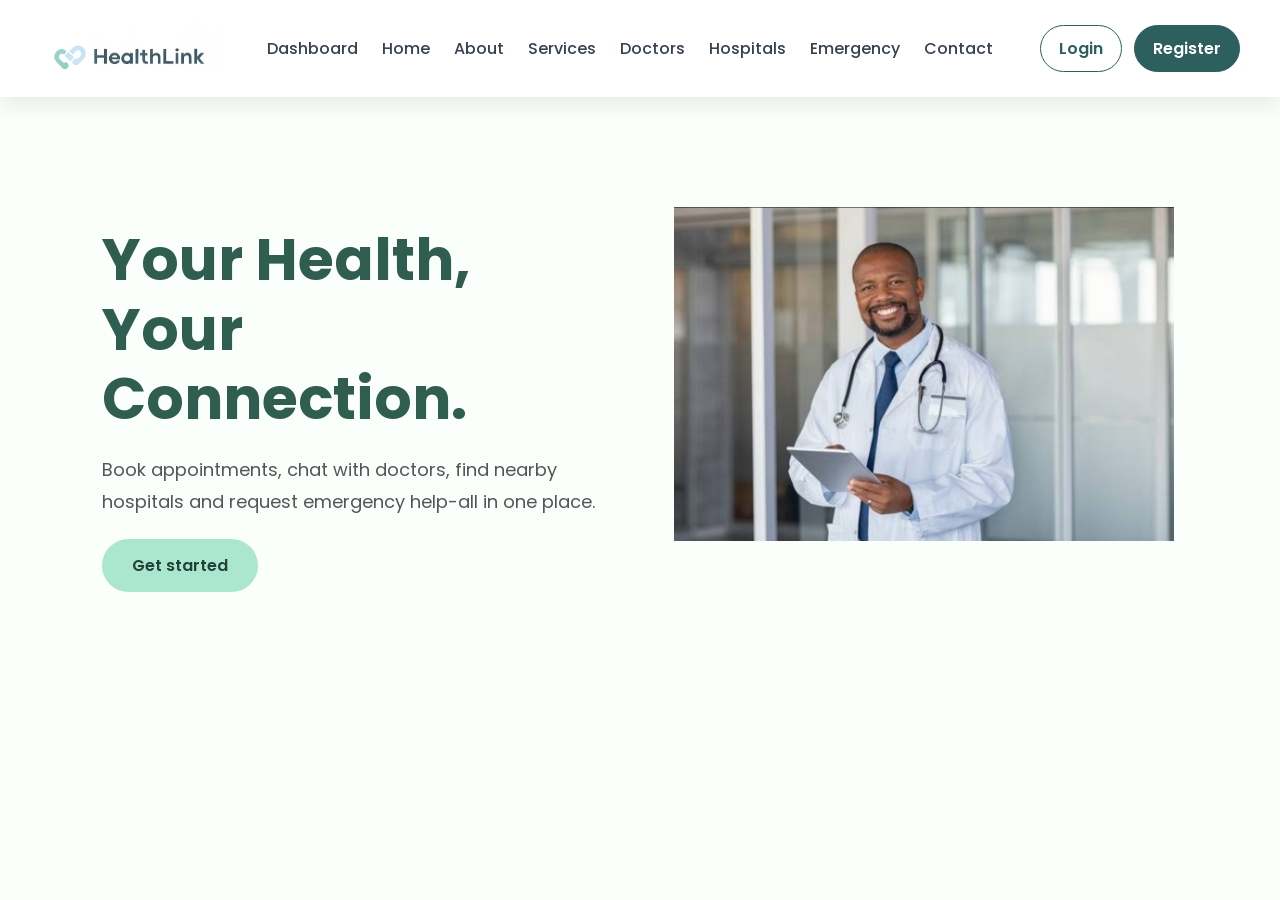
<file: Health-link-main/healthlink/healthlink.html>
﻿<!DOCTYPE html>
<html lang="en">
<head>
  <meta charset="UTF-8">
  <meta name="viewport" content="width=device-width, initial-scale=1.0">
  <title>Health Link | Healthcare Website</title>
  <link rel="stylesheet" href="../health.css">
  <link href="https://fonts.googleapis.com/css2?family=Poppins:wght@300;400;500;600;700&display=swap" rel="stylesheet">
  <link rel="stylesheet" href="https://cdnjs.cloudflare.com/ajax/libs/font-awesome/6.7.2/css/all.min.css">
</head>
<body>
  <header>
    <nav class="navbar">
      <div class="logo">
        <img src="../Health Logo.png" alt="HealthLink Logo">
      </div>
      <ul>
        <li><a
        href="../Dashboard/Dashboard.html" class="html">Dashboard</a></li>
        <li><a href="../healthlink/healthlink.html" class="html">Home</a></li>
        <li><a href="../About/About.html" class="html">About</a></li>
        <li><a href="../Services/Services.html" class="html">Services</a></li>
        <li><a href="../Doctors/Doctors.html" class="html">Doctors</a></li>
        <li><a href="../Hospitals/Hospitals.html" class="html">Hospitals</a></li>
        <li><a href="../Emergency/Emergency.html" class="html">Emergency</a></li>
        <li><a href="../Contact/Contact.html" class="html">Contact</a></li>
      </ul>
      <div class="buttons">
        <a href="../Login/Login.html" class="login-btn">Login</a>
        <a href="../Register/Register.html" class="register-btn">Register</a>
      </div>
    </nav>
  </header>
  <section class="hero">
    <div class="hero-content">
      <div class="hero-text">
        <h1>Your Health, <br>Your Connection.</h1>
        <p>Book appointments, chat with doctors, find nearby hospitals and request emergency help-all in one place.</p>
        <a href="../Services/Services.html" class="hero-btn">Get started</a>
      </div>
      <div class="hero-image">
        <img src="../Doctor.png" alt="Doctor">
      </div>
    </div>
  </section>
</body>
</html>
</file>
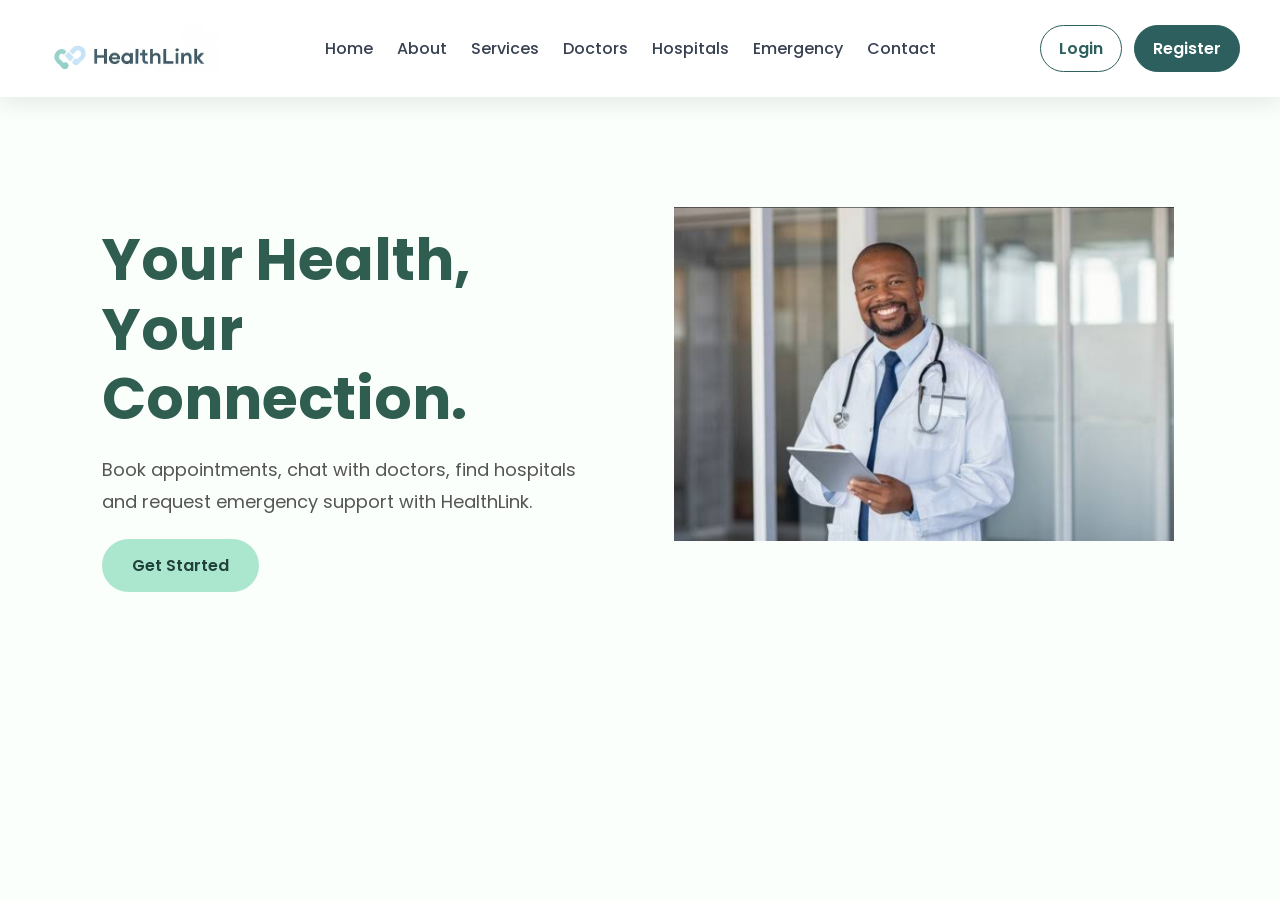
<file: Health-link-main/Home/Home.html>
﻿<!DOCTYPE html>
<html lang="en">
<head>
  <meta charset="UTF-8">
  <meta name="viewport" content="width=device-width, initial-scale=1.0">
  <title>Home | HealthLink</title>
  <link rel="stylesheet" href="../health.css">
  <link href="https://fonts.googleapis.com/css2?family=Poppins:wght@300;400;500;600;700&display=swap" rel="stylesheet">
  <link rel="stylesheet" href="https://cdnjs.cloudflare.com/ajax/libs/font-awesome/6.7.2/css/all.min.css">
</head>
<body>
  <header>
    <nav class="navbar">
      <div class="logo">
        <img src="../Health Logo.png" alt="HealthLink Logo">
      </div>
      <ul>
        <li><a href="../healthlink/healthlink.html">Home</a></li>
        <li><a href="../About/About.html">About</a></li>
        <li><a href="../Services/Services.html">Services</a></li>
        <li><a href="../Doctors/Doctors.html">Doctors</a></li>
        <li><a href="../Hospitals/Hospitals.html">Hospitals</a></li>
        <li><a href="../Emergency/Emergency.html">Emergency</a></li>
        <li><a href="../Contact/Contact.html">Contact</a></li>
      </ul>
      <div class="buttons">
        <a href="../Login/Login.html" class="login-btn">Login</a>
        <a href="../Register/Register.html" class="register-btn">Register</a>
      </div>
    </nav>
  </header>
  <section class="hero">
    <div class="hero-content">
      <div class="hero-text">
        <h1>Your Health, Your Connection.</h1>
        <p>Book appointments, chat with doctors, find hospitals and request emergency support with HealthLink.</p>
        <a href="../Services/Services.html" class="hero-btn">Get Started</a>
      </div>
      <div class="hero-image">
        <img src="../Doctor.png" alt="Doctor">
      </div>
    </div>
  </section>
</body>
</html>
</file>
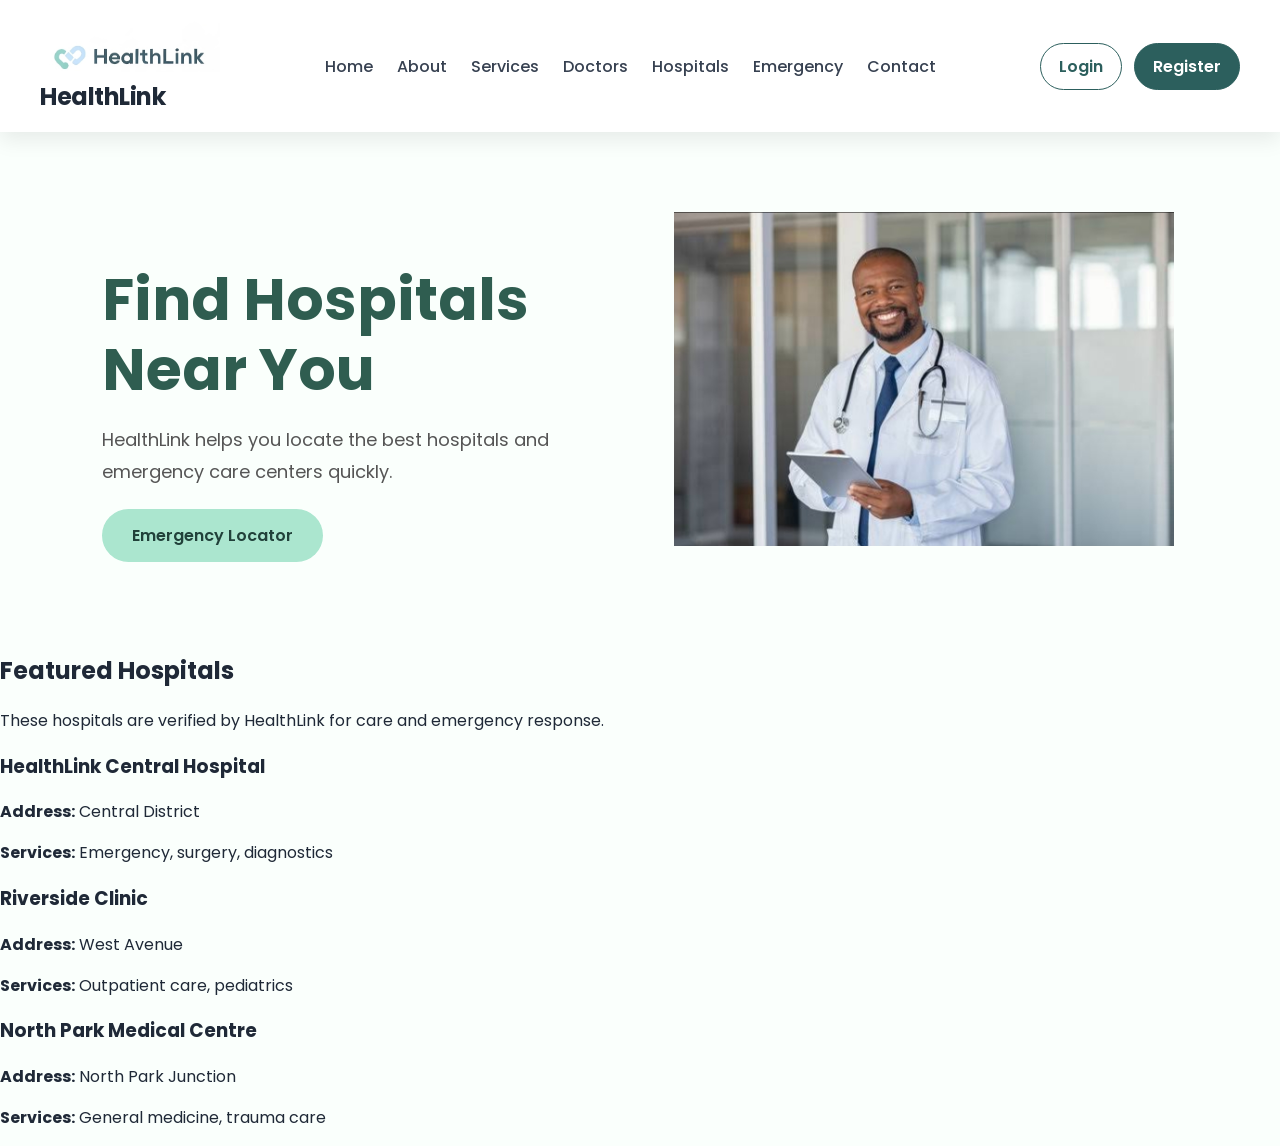
<file: Health-link-main/Hospitals/Hospitals.html>
﻿<!DOCTYPE html>
<html lang="en">
<head>
  <meta charset="UTF-8">
  <meta name="viewport" content="width=device-width, initial-scale=1.0">
  <title>Hospitals | HealthLink</title>
  <link rel="stylesheet" href="../health.css">
  <link href="https://fonts.googleapis.com/css2?family=Poppins:wght@300;400;500;600;700&display=swap" rel="stylesheet">
  <link rel="stylesheet" href="https://cdnjs.cloudflare.com/ajax/libs/font-awesome/6.7.2/css/all.min.css">
</head>
<body>
  <header>
    <nav class="navbar">
      <div class="logo">
        <img src="../Health Logo.png" alt="HealthLink Logo">
        <h2>HealthLink</h2>
      </div>
      <ul>
        <li><a href="../healthlink/healthlink.html">Home</a></li>
        <li><a href="../About/About.html">About</a></li>
        <li><a href="../Services/Services.html">Services</a></li>
        <li><a href="../Doctors/Doctors.html">Doctors</a></li>
        <li><a href="../Hospitals/Hospitals.html">Hospitals</a></li>
        <li><a href="../Emergency/Emergency.html">Emergency</a></li>
        <li><a href="../Contact/Contact.html">Contact</a></li>
      </ul>
      <div class="buttons">
        <a href="../Login/Login.html" class="login-btn">Login</a>
        <a href="../Register/Register.html" class="register-btn">Register</a>
      </div>
    </nav>
  </header>
  <section class="hero">
    <div class="hero-content">
      <div class="hero-text">
        <h1>Find Hospitals Near You</h1>
        <p>HealthLink helps you locate the best hospitals and emergency care centers quickly.</p>
        <a href="../Emergency/Emergency.html" class="hero-btn">Emergency Locator</a>
      </div>
      <div class="hero-image">
        <img src="../Doctor.png" alt="Doctor">
      </div>
    </div>
  </section>
  <section class="hospital-section">
    <h1>Featured Hospitals</h1>
    <p class="hospital-text">These hospitals are verified by HealthLink for care and emergency response.</p>
    <div class="emergency-list">
      <article class="emergency-card"><h3>HealthLink Central Hospital</h3><p><strong>Address:</strong> Central District</p><p><strong>Services:</strong> Emergency, surgery, diagnostics</p></article>
      <article class="emergency-card"><h3>Riverside Clinic</h3><p><strong>Address:</strong> West Avenue</p><p><strong>Services:</strong> Outpatient care, pediatrics</p></article>
      <article class="emergency-card"><h3>North Park Medical Centre</h3><p><strong>Address:</strong> North Park Junction</p><p><strong>Services:</strong> General medicine, trauma care</p></article>
    </div>
  </section>
</body>
</html>
</file>
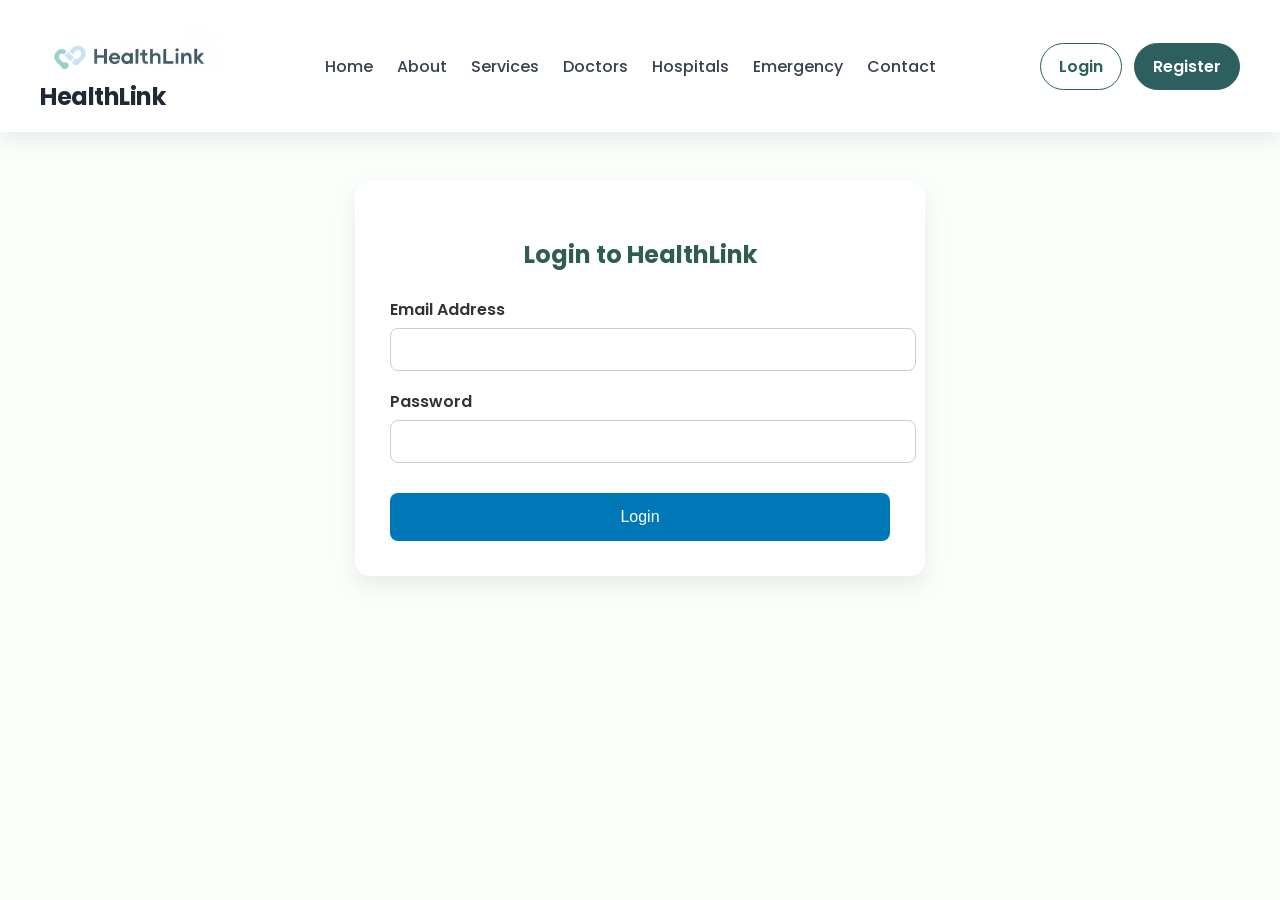
<file: Health-link-main/Login/Login.html>
﻿<!DOCTYPE html>
<html lang="en">
<head>
  <meta charset="UTF-8">
  <meta name="viewport" content="width=device-width, initial-scale=1.0">
  <title>Login | HealthLink</title>
  <link rel="stylesheet" href="../health.css">
  <link href="https://fonts.googleapis.com/css2?family=Poppins:wght@300;400;500;600;700&display=swap" rel="stylesheet">
  <link rel="stylesheet" href="https://cdnjs.cloudflare.com/ajax/libs/font-awesome/6.7.2/css/all.min.css">
  <style>
    .login-form {
      width: 90%;
      max-width: 500px;
      margin: 50px auto;
      padding: 35px;
      background: #ffffff;
      border-radius: 15px;
      box-shadow: 0 10px 25px rgba(0,0,0,0.08);
    }
    .login-form h1 {
      text-align: center;
      color: #2F5D50;
      margin-bottom: 25px;
    }
    .login-form label {
      display: block;
      margin-top: 18px;
      margin-bottom: 6px;
      color: #333;
      font-weight: 600;
    }
    .login-form input {
      width: 100%;
      padding: 12px;
      border: 1px solid #ccc;
      border-radius: 8px;
      font-size: 15px;
    }
    .login-form button {
      margin-top: 30px;
      width: 100%;
      padding: 15px;
      border: none;
      border-radius: 8px;
      background: #0077b6;
      color: #fff;
      font-size: 16px;
      cursor: pointer;
    }
  </style>
</head>
<body>
  <header>
    <nav class="navbar">
      <div class="logo">
        <img src="../Health Logo.png" alt="HealthLink Logo">
        <h2>HealthLink</h2>
      </div>
      <ul>
        <li><a href="../healthlink/healthlink.html">Home</a></li>
        <li><a href="../About/About.html">About</a></li>
        <li><a href="../Services/Services.html">Services</a></li>
        <li><a href="../Doctors/Doctors.html">Doctors</a></li>
        <li><a href="../Hospitals/Hospitals.html">Hospitals</a></li>
        <li><a href="../Emergency/Emergency.html">Emergency</a></li>
        <li><a href="../Contact/Contact.html">Contact</a></li>
      </ul>
      <div class="buttons">
        <a href="../Login/Login.html" class="login-btn">Login</a>
        <a href="../Register/Register.html" class="register-btn">Register</a>
      </div>
    </nav>
  </header>
  <section class="login-form">
    <h1>Login to HealthLink</h1>
    <form id="login-form">
      <label>Email Address</label>
      <input type="email" id="email" required>
      <label>Password</label>
      <input type="password" id="password" required>
      <button type="submit">Login</button>
    </form>
  </section>

  <!-- Added ../ to the JavaScript files so they point to the main folder -->
  <script src="../api-config.js"></script>
  <script src="login.js"></script>
</body>
</html>
</file>
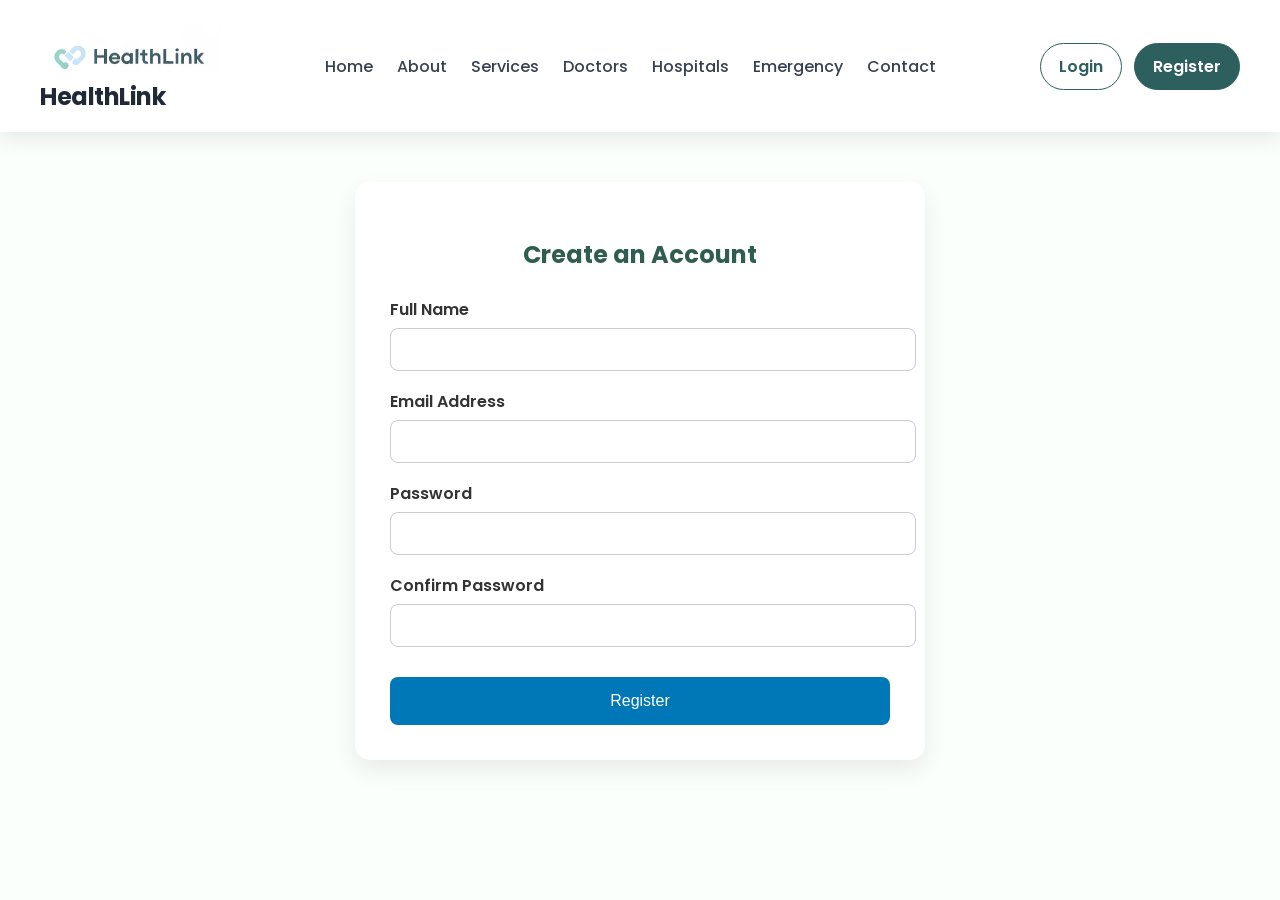
<file: Health-link-main/Register/Register.html>
﻿<!DOCTYPE html>
<html lang="en">
<head>
  <meta charset="UTF-8">
  <meta name="viewport" content="width=device-width, initial-scale=1.0">
  <title>Register | HealthLink</title>
  <link rel="stylesheet" href="../health.css">
  <link href="https://fonts.googleapis.com/css2?family=Poppins:wght@300;400;500;600;700&display=swap" rel="stylesheet">
  <link rel="stylesheet" href="https://cdnjs.cloudflare.com/ajax/libs/font-awesome/6.7.2/css/all.min.css">
  <style>
    .register-form {
      width: 90%;
      max-width: 500px;
      margin: 50px auto;
      padding: 35px;
      background: #ffffff;
      border-radius: 15px;
      box-shadow: 0 10px 25px rgba(0,0,0,0.08);
    }
    .register-form h1 {
      text-align: center;
      color: #2F5D50;
      margin-bottom: 25px;
    }
    .register-form label {
      display: block;
      margin-top: 18px;
      margin-bottom: 6px;
      color: #333;
      font-weight: 600;
    }
    .register-form input {
      width: 100%;
      padding: 12px;
      border: 1px solid #ccc;
      border-radius: 8px;
      font-size: 15px;
    }
    .register-form button {
      margin-top: 30px;
      width: 100%;
      padding: 15px;
      border: none;
      border-radius: 8px;
      background: #0077b6;
      color: #fff;
      font-size: 16px;
      cursor: pointer;
    }
  </style>
</head>
<body>
  <header>
    <nav class="navbar">
      <div class="logo">
        <img src="../Health Logo.png" alt="HealthLink Logo">
        <h2>HealthLink</h2>
      </div>
      <ul>
        <li><a href="../healthlink/healthlink.html">Home</a></li>
        <li><a href="../About/About.html">About</a></li>
        <li><a href="../Services/Services.html">Services</a></li>
        <li><a href="../Doctors/Doctors.html">Doctors</a></li>
        <li><a href="../Hospitals/Hospitals.html">Hospitals</a></li>
        <li><a href="../Emergency/Emergency.html">Emergency</a></li>
        <li><a href="../Contact/Contact.html">Contact</a></li>
      </ul>
      <div class="buttons">
        <a href="../Login/Login.html" class="login-btn">Login</a>
        <a href="../Register/Register.html" class="register-btn">Register</a>
      </div>
    </nav>
  </header>
  <section class="register-form">
    <h1>Create an Account</h1>
    <!-- Added ID to form -->
    <form id="register-form">
      <label>Full Name</label>
      <!-- Added ID to input -->
      <input type="text" id="name" required>
      <label>Email Address</label>
      <!-- Added ID to input -->
      <input type="email" id="email" required>
      <label>Password</label>
      <!-- Added ID to input -->
      <input type="password" id="password" required>
      <label>Confirm Password</label>
      <input type="password" id="confirm-password" required>
      <button type="submit">Register</button>
    </form>
  </section>

  <!-- JavaScript linked at the bottom with ../ added -->
  <script src="../api-config.js"></script>
  <script src="register.js"></script>
</body>
</html>
</file>
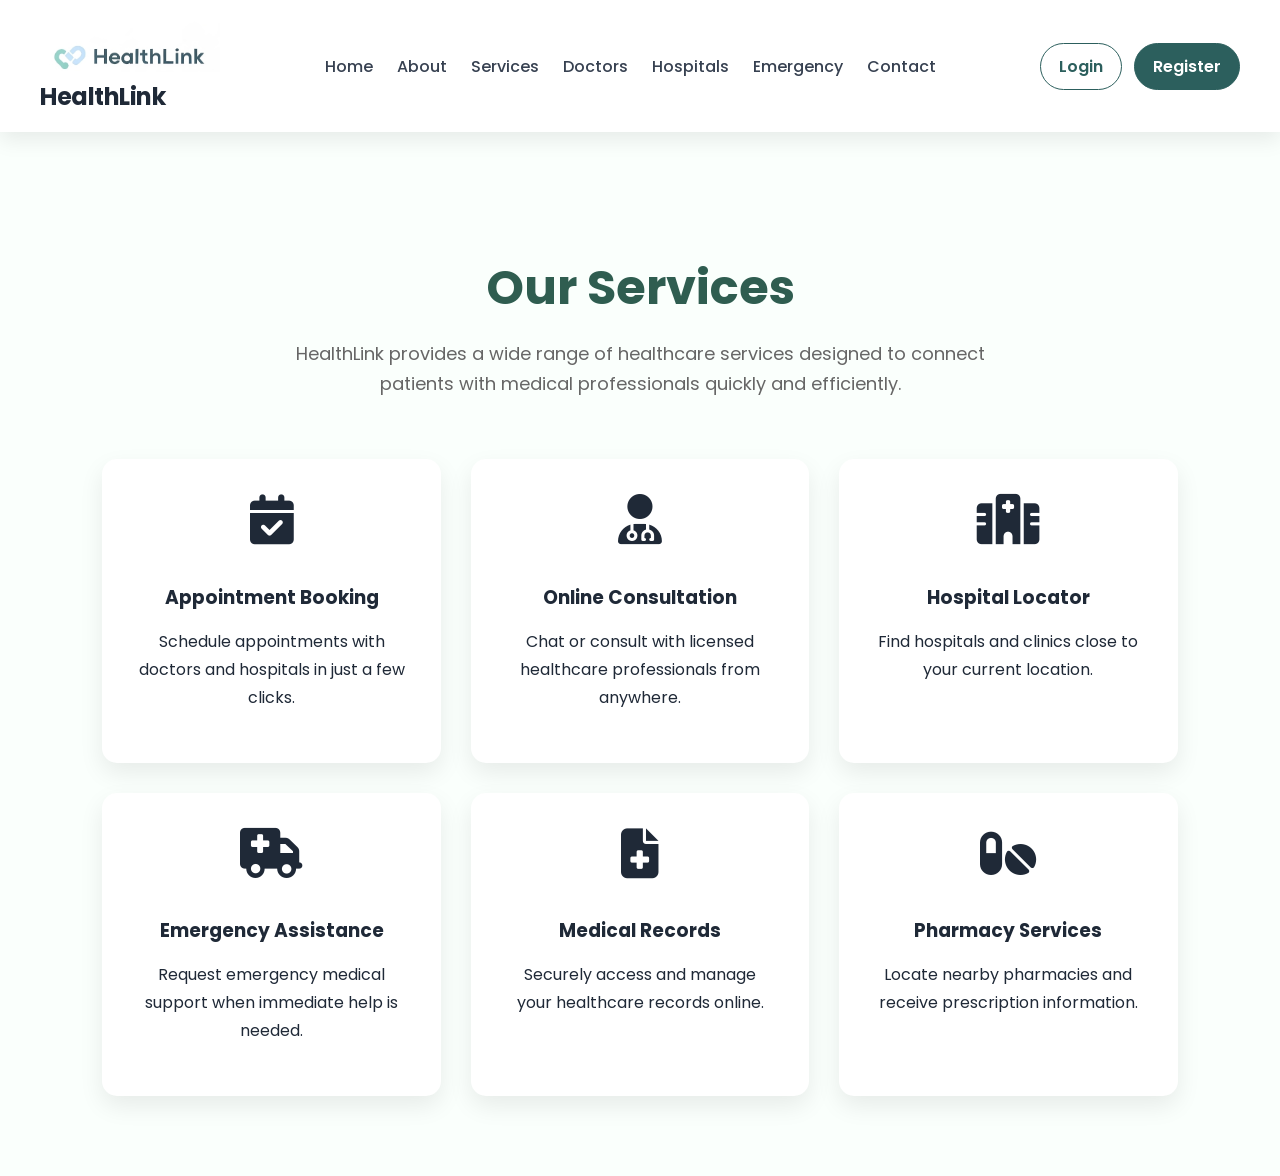
<file: Health-link-main/Services/Services.html>
﻿<!DOCTYPE html>
<html lang="en">
<head>
    <meta charset="UTF-8">
    <meta name="viewport" content="width=device-width, initial-scale=1.0">
    <title>Services | HealthLink</title>

    <link rel="stylesheet" href="../health.css">
    <link rel="stylesheet" href="../Services.css">

    <link href="https://fonts.googleapis.com/css2?family=Poppins:wght@300;400;500;600;700&display=swap" rel="stylesheet">

    <link rel="stylesheet" href="https://cdnjs.cloudflare.com/ajax/libs/font-awesome/6.7.2/css/all.min.css">
</head>

<body>

<header>
    <nav class="navbar">

        <div class="logo">
            <img src="../Health Logo.png" alt="HealthLink Logo">
            <h2>HealthLink</h2>
        </div>

        <ul>
            <li><a href="../healthlink/healthlink.html">Home</a></li>
            <li><a href="../About/About.html">About</a></li>
            <li><a href="../Services/Services.html">Services</a></li>
            <li><a href="../Doctors/Doctors.html">Doctors</a></li>
            <li><a href="../Hospitals/Hospitals.html">Hospitals</a></li>
            <li><a href="../Emergency/Emergency.html">Emergency</a></li>
            <li><a href="../Contact/Contact.html">Contact</a></li>
        </ul>

        <div class="buttons">
            <a href="../Login/Login.html" class="login-btn">Login</a>
            <a href="../Register/Register.html" class="register-btn">Register</a>
        </div>

    </nav>
</header>

<section class="services">

    <div class="services-title">
        <h1>Our Services</h1>
        <p>
            HealthLink provides a wide range of healthcare services designed to
            connect patients with medical professionals quickly and efficiently.
        </p>
    </div>

    <div class="service-container">
      <a href="#appointment-booking" class="service-card" id="appointmentCard">
    <i class="fa-solid fa-calendar-check"></i>
    <h3>Appointment Booking</h3>
    <p>Schedule appointments with doctors and hospitals in just a few clicks.</p>
</a>

        <div class="service-card" id="consultationCard">
            <i class="fa-solid fa-user-doctor"></i>
            <h3>Online Consultation</h3>
            <p>Chat or consult with licensed healthcare professionals from anywhere.</p>
        </div>

        <a href="#hospital-locator" class="service-card" id="hospitalCard">
            <i class="fa-solid fa-hospital"></i>
            <h3>Hospital Locator</h3>
            <p>Find hospitals and clinics close to your current location.</p>
        </a>

        <a href="#emergency-assistance" class="service-card" id="emergencyCard">
            <i class="fa-solid fa-truck-medical"></i>
            <h3>Emergency Assistance</h3>
            <p>Request emergency medical support when immediate help is needed.</p>
        </a>

        <div class="service-card">
            <i class="fa-solid fa-file-medical"></i>
            <h3>Medical Records</h3>
            <p>Securely access and manage your healthcare records online.</p>
        </div>

        <div class="service-card">
            <i class="fa-solid fa-pills"></i>
            <h3>Pharmacy Services</h3>
            <p>Locate nearby pharmacies and receive prescription information.</p>
        </div>
    </div>
    <!-- ================= APPOINTMENT BOOKING ================= -->

<section class="appointment-section" id="appointment-booking">

    <h1>Appointment Booking</h1>

    <p class="appointment-text">
        Please select your preferred medical specialty and complete the registration form before booking your appointment.
    </p>

    <h2>Available Medical Specialists</h2>

    <div class="doctor-list">

        <div class="doctor-card">
            <h3>Anesthesiologist</h3>
            <p>Provides pain relief and anesthesia before, during and after surgery.</p>
        </div>

        <div class="doctor-card">
            <h3>Radiologist</h3>
            <p>Uses X-rays, CT scans and MRI scans to diagnose diseases.</p>
        </div>

        <div class="doctor-card">
            <h3>Pathologist</h3>
            <p>Examines blood and tissue samples to diagnose illnesses.</p>
        </div>

        <div class="doctor-card">
            <h3>Medical Geneticist</h3>
            <p>Diagnoses and treats inherited genetic disorders.</p>
        </div>

    </div>

    <h2>Patient Registration</h2>

    <form id="patientForm">

        <label>Full Name</label>
        <input type="text" required>

        <label>Age</label>
        <input type="number" required>

        <label>Phone Number</label>
        <input type="tel" required>

        <label>Email Address</label>
        <input type="email" required>

        <label>Residential Address</label>
        <textarea rows="3" required></textarea>

        <label>Height (Optional)</label>
        <input type="text">

        <label>Genotype</label>

        <select required>
            <option value="">Select Genotype</option>
            <option>AA</option>
            <option>AS</option>
            <option>AC</option>
            <option>SS</option>
            <option>SC</option>
        </select>

        <label>Blood Group</label>

        <select required>
            <option value="">Select Blood Group</option>
            <option>A+</option>
            <option>A-</option>
            <option>B+</option>
            <option>B-</option>
            <option>AB+</option>
            <option>AB-</option>
            <option>O+</option>
            <option>O-</option>
        </select>

        <label>
            Do you have any underlying medical condition?
        </label>

        <select required>
            <option value="">Select</option>
            <option>Yes</option>
            <option>No</option>
        </select>

        <textarea
        rows="3"
        placeholder="If yes, please specify."></textarea>

        <label>
            Have you ever been diagnosed with a cardiovascular or heart-related condition?
        </label>

        <select required>
            <option value="">Select</option>
            <option>Yes</option>
            <option>No</option>
        </select>

        <textarea
        rows="3"
        placeholder="If yes, please provide details."></textarea>

        <label>
            Have you ever been diagnosed with asthma or experienced asthma-related symptoms?
        </label>

        <select required>
            <option value="">Select</option>
            <option>Yes</option>
            <option>No</option>
        </select>

        <textarea
        rows="3"
        placeholder="If yes, please provide details."></textarea>

        <button type="button" id="nextBtn">
            Continue to Booking â†’
        </button>

    </form>

    <div id="bookingSection" style="display:none; margin-top:50px;">

        <h2>Book Your Appointment</h2>

        <label>Select Doctor</label>

        <select id="doctorSelect">

            <option value="">Choose a Doctor</option>

            <option>Dr. John Williams - Anesthesiologist</option>

            <option>Dr. Sarah Johnson - Radiologist</option>

            <option>Dr. Michael Brown - Pathologist</option>

            <option>Dr. Grace David - Medical Geneticist</option>

        </select>

        <label>Select Appointment Date</label>

        <input type="date" id="appointmentDate">

        <label>Select Appointment Time</label>

        <select id="appointmentTime">

            <option value="">Choose Time</option>

            <option>9:00 AM</option>

            <option>10:00 AM</option>

            <option>11:30 AM</option>

            <option>1:00 PM</option>

            <option>2:30 PM</option>

            <option>4:00 PM</option>

        </select>

        <br><br>

        <button type="button" id="bookBtn">
            Book Appointment
        </button>

    </div>
    <script>
const nextBtn = document.getElementById("nextBtn");
const bookingSection = document.getElementById("bookingSection");
const bookBtn = document.getElementById("bookBtn");

nextBtn.addEventListener("click", function () {

    // Show the booking section
    bookingSection.style.display = "block";

    // Scroll smoothly to it
    bookingSection.scrollIntoView({
        behavior: "smooth"
    });

});

bookBtn.addEventListener("click", function () {

    const doctor = document.getElementById("doctorSelect").value;
    const date = document.getElementById("appointmentDate").value;
    const time = document.getElementById("appointmentTime").value;

    if (doctor === "" || date === "" || time === "") {

        alert("Please select a doctor, appointment date and time.");

        return;
    }

    alert("Appointment request submitted successfully!\n\nPlease wait while your doctor reviews your request.");

});
</script>

</section>
<!-- ================= ONLINE CONSULTATION ================= -->

<section class="consultation-section" id="online-consultation">

    <h1>Online Consultation</h1>

    <p class="consultation-text">
        Connect with experienced doctors from anywhere through chat,
        voice calls or video consultations.
    </p>

    <div class="consultation-doctors">

        <div class="consult-doctor-card">

            <img src="../Doctor1.jpg" alt="Doctor">

            <h3>Dr. Sarah Johnson</h3>

            <p>Cardiologist</p>

            <p class="rating">
                â­â­â­â­â­
            </p>

            <button class="consult-btn">
                Consult Now
            </button>

        </div>

        <div class="consult-doctor-card">

            <img src="../Doctor2.jpg" alt="Doctor">

            <h3>Dr. Michael Brown</h3>

            <p>Pediatrician</p>

            <p class="rating">
                â­â­â­â­â˜†
            </p>

            <button class="consult-btn">
                Consult Now
            </button>

        </div>

        <div class="consult-doctor-card">

            <img src="../Doctor3.jpg" alt="Doctor">

            <h3>Dr. Grace David</h3>

            <p>General Physician</p>

            <p class="rating">
                â­â­â­â­â­
            </p>

            <button class="consult-btn">
                Consult Now
            </button>

        </div>

        <div class="consult-doctor-card">

            <img src="../Doctor4.jpg" alt="Doctor">

            <h3>Dr. James Wilson</h3>

            <p>Neurologist</p>

            <p class="rating">
                â­â­â­â­â˜†
            </p>

            <button class="consult-btn">
                Consult Now
            </button>

        </div>

    </div>

    <!-- Consultation Options -->

    <div id="consultOptions" style="display:none;">

        <h2>Select Consultation Type</h2>

        <div class="consultation-options">

            <div class="option-box">

                <i class="fa-solid fa-comments"></i>

                <h3>Chat Consultation</h3>

                <p>â‚¦1,500 per session</p>

                <button>Chat</button>

            </div>

            <div class="option-box">

                <i class="fa-solid fa-phone"></i>

                <h3>Voice Call</h3>

                <p>â‚¦3,000 per session</p>

                <button>Voice Call</button>

            </div>

            <div class="option-box">

                <i class="fa-solid fa-video"></i>

                <h3>Video Call</h3>

                <p>â‚¦5,000 per session</p>

                <button>Video Call</button>

            </div>

        </div>

    </div>

</section>
<script>

const consultButtons = document.querySelectorAll(".consult-btn");
const consultOptions = document.getElementById("consultOptions");

consultButtons.forEach(button=>{

button.addEventListener("click",()=>{

consultOptions.style.display="block";

consultOptions.scrollIntoView({

behavior:"smooth"

});

});

});

</script>
<script>

document.addEventListener("DOMContentLoaded", function() {

    const appointmentCard = document.getElementById("appointmentCard");
    const consultationCard = document.getElementById("consultationCard");
    const hospitalCard = document.getElementById("hospitalCard");
    const emergencyCard = document.getElementById("emergencyCard");

    const appointmentSection = document.querySelector(".appointment-section");
    const consultationSection = document.querySelector(".consultation-section");
    const hospitalSection = document.querySelector(".hospital-section");
    const emergencySection = document.querySelector(".emergency-section");

    // Appointment Booking
    appointmentCard.addEventListener("click", function(e){

        e.preventDefault();

        appointmentSection.style.display = "block";
        consultationSection.style.display = "none";
        hospitalSection.style.display = "none";
        emergencySection.style.display = "none";

        appointmentSection.scrollIntoView({
            behavior: "smooth"
        });

    });

    // Online Consultation
    consultationCard.addEventListener("click", function(){

        consultationSection.style.display = "block";
        appointmentSection.style.display = "none";
        hospitalSection.style.display = "none";
        emergencySection.style.display = "none";

        consultationSection.scrollIntoView({
            behavior: "smooth"
        });

    });

    // Hospital Locator
    hospitalCard.addEventListener("click", function (e) {

        e.preventDefault();

        hospitalSection.style.display = "block";

        appointmentSection.style.display = "none";
        consultationSection.style.display = "none";
        emergencySection.style.display = "none";

        hospitalSection.scrollIntoView({
            behavior: "smooth"
        });

    });

    // Emergency Assistance
    emergencyCard.addEventListener("click", function (e) {

        e.preventDefault();

        emergencySection.style.display = "block";

        appointmentSection.style.display = "none";
        consultationSection.style.display = "none";
        hospitalSection.style.display = "none";

        emergencySection.scrollIntoView({
            behavior: "smooth"
        });

    });

});

</script>
<section class="hospital-section" id="hospital-locator">

    <h1>Hospital Locator</h1>

    <p class="hospital-text">
        Find registered HealthLink hospitals near your current location and receive
        live directions.
    </p>

    <div class="location-box">

        <h3>Your Current Location</h3>

        <input type="text"
               id="userLocation"
               placeholder="Your location will appear here..."
               readonly>

        <button id="gpsBtn">
            ðŸ“ Use My Current Location
        </button>

        <button id="nearestBtn">
            ðŸ¥ Find Nearest Hospital
        </button>

    </div>

    <div class="search-box">

        <input
            type="text"
            id="hospitalSearch"
            placeholder="Search hospital by name, city or state">

        <button>
            Search
        </button>

    </div>

    <h2>Nearby Hospitals</h2>

    <div id="hospitalList">

        <!-- Hospital cards will appear here -->

    </div>

    <div id="hospitalMap">

        <!-- Google Maps / Leaflet Map -->

    </div>

</section>

<section class="emergency-section" id="emergency-assistance">

    <h1>Emergency Assistance</h1>

    <p class="emergency-text">
        In urgent situations, contact a nearby emergency hospital directly. Each entry includes the hospital location and a dedicated emergency care line for immediate access.
    </p>

    <h2>Emergency Hospital Contacts</h2>

    <div class="emergency-list">

        <article class="emergency-card">
            <h3>HealthLink Central Emergency Centre</h3>
            <p><strong>Location:</strong> Central District, City Hospital Road</p>
            <p><strong>Emergency Care Line:</strong> <a href="tel:+2348001234567">+234 800 123 4567</a></p>
            <p><strong>Availability:</strong> 24/7 emergency response</p>
            <p><strong>Response:</strong> Rapid paramedic dispatch available</p>
            <a class="call-btn" href="tel:+2348001234567">Call Emergency Line</a>
        </article>

        <article class="emergency-card">
            <h3>St. Maryâ€™s Emergency Pavilion</h3>
            <p><strong>Location:</strong> West Avenue, near the Riverside Clinic</p>
            <p><strong>Emergency Care Line:</strong> <a href="tel:+2348002345678">+234 800 234 5678</a></p>
            <p><strong>Availability:</strong> 24-hour trauma and emergency care</p>
            <p><strong>Response:</strong> Immediate ambulance coordination</p>
            <a class="call-btn" href="tel:+2348002345678">Call Emergency Line</a>
        </article>

        <article class="emergency-card">
            <h3>City General Emergency Unit</h3>
            <p><strong>Location:</strong> North Park, Junction 5</p>
            <p><strong>Emergency Care Line:</strong> <a href="tel:+2348003456789">+234 800 345 6789</a></p>
            <p><strong>Availability:</strong> Fully staffed emergency department</p>
            <p><strong>Response:</strong> On-site emergency doctors 24/7</p>
            <a class="call-btn" href="tel:+2348003456789">Call Emergency Line</a>
        </article>

    </div>

</section>
</body>
</html>
</file>
<file: Health-link-main/health.css>
/* Basic layout and typography */
body {
  margin: 0;
  padding: 0;
  font-family: 'Poppins', sans-serif;
  background: #FAFFFC;
  color: #1F2937;
}

header {
  background: #ffffff;
  box-shadow: 0 8px 20px rgba(0, 0, 0, 0.08);
  position: sticky;
  top: 0;
  z-index: 100;
}

.navbar {
  max-width: 1200px;
  margin: 0 auto;
  padding: 18px 24px;
  display: flex;
  align-items: center;
  justify-content: space-between;
  gap: 24px;
}

.logo img{
  width:180px;
  height:auto;
  color: #abe6cf;
}

.logo i {
  font-size: 1.4rem;
}

.logo h2 {
  margin: 0;
  font-size: 1.5rem;
  letter-spacing: -0.02em;
}

ul {
  list-style: none;
  margin: 0;
  padding: 0;
  display: flex;
  align-items: center;
  gap: 24px;
}

ul li a {
  text-decoration: none;
  color: #374151;
  font-weight: 500;
  transition: color 0.2s ease;
}

ul li a:hover {
  color: #2C5F5D;
}

.buttons {
  display: flex;
  align-items: center;
  gap: 12px;
}

.login-btn,
.register-btn {
  text-decoration: none;
  padding: 10px 18px;
  border-radius: 999px;
  font-weight: 600;
  transition: transform 0.2s ease, box-shadow 0.2s ease;
}

.login-btn {
  color: #2C5F5D;
  border: 1px solid #2C5F5D;
  background: transparent;
}

.register-btn {
  color: #ffffff;
  background: #2C5F5D;
  border: 1px solid #2C5F5D;
}

.login-btn:hover,
.register-btn:hover {
  transform: translateY(-1px);
  box-shadow: 0 10px 20px rgba(29, 78, 216, 0.12);
}

@media (max-width: 900px) {
  .navbar {
    flex-wrap: wrap;
    justify-content: center;
  }

  ul {
    flex-wrap: wrap;
    justify-content: center;
    gap: 14px;
  }
}
/* ================= HERO SECTION ================= */

.hero{
    background:#FAFFFC;
    padding:80px 8%;
}

.hero-content{
    display:flex;
    align-items:center;
    justify-content:space-between;
    max-width:1200px;
    margin:auto;
    gap:60px;
}

.hero-text{
    flex:1;
}

.hero-text h1{
    font-size:58px;
    color:#2F5D50;
    line-height:1.2;
    margin-bottom:20px;
}

.hero-text p{
    font-size:18px;
    color:#555;
    line-height:32px;
    margin-bottom:35px;
}

.hero-buttons{
    display:flex;
    gap:20px;
}

.hero-btn{
    text-decoration:none;
    background:#ABE6CF;
    color:#21413A;
    padding:15px 30px;
    border-radius:50px;
    font-weight:600;
    transition:.3s;
}

.hero-btn:hover{
    background:#8ED9B9;
}

.hero-btn2{
    text-decoration:none;
    border:2px solid #ABE6CF;
    color:#2F5D50;
    padding:15px 30px;
    border-radius:50px;
    font-weight:600;
    transition:.3s;
}

.hero-btn2:hover{
    background:#ABE6CF;
}

.hero-image{
    flex:1;
    text-align:center;
}

.hero-image img{
    width:100%;
    max-width:500px;
}
</file>
<file: Health-link-main/About.css>
/* ABOUT PAGE */

.about{
    padding:80px 8%;
    background:#FAFFFC;
}

.about-container{
    max-width:1000px;
    margin:auto;
}

.about h1{
    text-align:center;
    color:#2F5D50;
    font-size:48px;
    margin-bottom:30px;
}

.about h2{
    color:#2F5D50;
    margin-top:40px;
}

.about p{
    font-size:18px;
    line-height:1.8;
    color:#555;
    text-align:justify;
}

.values{
    list-style:none;
    padding:0;
}

.values li{
    margin:15px 0;
    font-size:18px;
    color:#2F5D50;
}
</file>
<file: Health-link-main/Services.css>
/* ================= SERVICES PAGE ================= */

.services{
    padding:80px 8%;
    background:#FAFFFC;
}

.services-title{
    text-align:center;
    margin-bottom:60px;
}

.services-title h1{
    font-size:48px;
    color:#2F5D50;
    margin-bottom:15px;
}

.services-title p{
    max-width:700px;
    margin:auto;
    color:#666;
    line-height:30px;
    font-size:18px;
}

.service-container{
    display:grid;
    grid-template-columns:repeat(auto-fit,minmax(300px,1fr));
    gap:30px;
}

.service-card{
    background:#fff;
    padding:35px;
    border-radius:15px;
    text-align:center;
    box-shadow:0 10px 25px rgba(0,0,0,.08);
    transition:.3s;
}

.service-card:hover{
    transform:translateY(-10px);
}

.service-card i{
    font-size:50px;
    color:#2F5D50;
    margin-bottom:20px;
}

.service-card h3{
    color:#2F5D50;
    margin-bottom:15px;
}

.service-card p{
    color:#555;
    line-height:28px;
}
/* ==========================
   APPOINTMENT BOOKING
========================== */

.appointment-section{
    width:90%;
    max-width:1100px;
    margin:60px auto;
    padding:40px;
    background:#ffffff;
    border-radius:15px;
    box-shadow:0 5px 20px rgba(0,0,0,0.1);
}

.appointment-section h1{
    text-align:center;
    color:#0077b6;
    margin-bottom:15px;
}

.appointment-text{
    text-align:center;
    color:#555;
    margin-bottom:35px;
    line-height:1.7;
}

.appointment-section h2{
    color:#0077b6;
    margin:35px 0 20px;
}

/* Doctor Cards */

.doctor-list{
    display:grid;
    grid-template-columns:repeat(auto-fit,minmax(230px,1fr));
    gap:20px;
    margin-bottom:40px;
}

.doctor-card{
    background:#f8fbff;
    border-left:5px solid #00a8e8;
    padding:20px;
    border-radius:10px;
    transition:.3s;
}

.doctor-card:hover{
    transform:translateY(-5px);
    box-shadow:0 8px 18px rgba(0,0,0,.12);
}

.doctor-card h3{
    color:#0077b6;
    margin-bottom:10px;
}

.doctor-card p{
    color:#555;
    line-height:1.6;
}

/* Form */

#patientForm{
    display:flex;
    flex-direction:column;
}

#patientForm label{
    margin-top:18px;
    margin-bottom:6px;
    font-weight:600;
    color:#333;
}

#patientForm input,
#patientForm select,
#patientForm textarea{
    padding:12px;
    border:1px solid #ccc;
    border-radius:8px;
    font-size:15px;
    font-family:'Poppins',sans-serif;
    outline:none;
}

#patientForm input:focus,
#patientForm select:focus,
#patientForm textarea:focus{
    border-color:#00a8e8;
}

#patientForm textarea{
    resize:vertical;
}

/* Button */

#nextBtn{
    margin-top:35px;
    padding:15px;
    background:#0077b6;
    color:#fff;
    border:none;
    border-radius:8px;
    cursor:pointer;
    font-size:17px;
    font-weight:600;
    transition:.3s;
}

#nextBtn:hover{
    background:#0096c7;
}
/* ==========================
   BOOKING SECTION
========================== */

#bookingSection{
    background:#f8fbff;
    padding:30px;
    margin-top:40px;
    border-radius:12px;
}

#bookingSection h2{
    color:#0077b6;
    margin-bottom:20px;
}

#bookBtn{
    background:#0077b6;
    color:white;
    border:none;
    padding:15px 25px;
    border-radius:8px;
    cursor:pointer;
    font-size:16px;
    transition:.3s;
}

#bookBtn:hover{
    background:#0096c7;
}
/* Remove underline from service cards */
.service-card {
    text-decoration: none;
    color: inherit;
    display: block;
}

/* Keep text black instead of blue */
.service-card h3,
.service-card p,
.service-card i {
    color: inherit;
    text-decoration: none;
}

/* Optional: keep the hover effect */
.service-card:hover {
    text-decoration: none;
}
/* ==========================
   ONLINE CONSULTATION
========================== */

.consultation-section{
    padding:80px 8%;
    background:#f8fbff;
}

.consultation-section h1{
    text-align:center;
    color:#0077b6;
    font-size:40px;
    margin-bottom:15px;
}

.consultation-text{
    text-align:center;
    color:#555;
    margin-bottom:50px;
}

.consultation-doctors{
    display:grid;
    grid-template-columns:repeat(auto-fit,minmax(250px,1fr));
    gap:30px;
    margin-top:30px;
}

.consult-doctor-card{
    background:#fff;
    padding:25px;
    border-radius:15px;
    text-align:center;
    box-shadow:0 10px 25px rgba(0,0,0,.08);
    transition:.3s;
}

.consult-doctor-card:hover{
    transform:translateY(-8px);
}

.consult-doctor-card img{
    width:120px;
    height:120px;
    border-radius:50%;
    object-fit:cover;
    margin-bottom:15px;
}

.consult-doctor-card h3{
    color:#0077b6;
}

.rating{
    color:#f4b400;
    font-size:18px;
    margin:10px 0;
}

.consult-btn{
    background:#0077b6;
    color:white;
    border:none;
    padding:12px 25px;
    border-radius:8px;
    cursor:pointer;
    transition:.3s;
}

.consult-btn:hover{
    background:#0096c7;
}

/* Consultation Options */

.consultation-options{
    display:grid;
    grid-template-columns:repeat(auto-fit,minmax(220px,1fr));
    gap:25px;
    margin-top:40px;
}

.option-box{
    background:white;
    padding:30px;
    border-radius:15px;
    text-align:center;
    box-shadow:0 10px 20px rgba(0,0,0,.08);
}

.option-box i{
    font-size:45px;
    color:#0077b6;
    margin-bottom:15px;
}

.option-box button{
    margin-top:15px;
    background:#0077b6;
    color:white;
    border:none;
    padding:12px 20px;
    border-radius:8px;
    cursor:pointer;
}

.option-box button:hover{
    background:#0096c7;
}
.appointment-section,
.consultation-section,
.hospital-section,
.emergency-section{
    display: none;
}

.emergency-section{
    width:90%;
    max-width:1100px;
    margin:60px auto;
    padding:40px;
    background:#ffffff;
    border-radius:15px;
    box-shadow:0 5px 20px rgba(0,0,0,0.1);
}

.emergency-section h1{
    text-align:center;
    color:#b00020;
    margin-bottom:15px;
}

.emergency-text{
    text-align:center;
    color:#555;
    margin-bottom:35px;
    line-height:1.7;
}

.emergency-list{
    display:grid;
    grid-template-columns:repeat(auto-fit,minmax(280px,1fr));
    gap:25px;
    margin-top:30px;
}

.emergency-card{
    background:#f8fbff;
    padding:25px;
    border-radius:15px;
    border-left:5px solid #b00020;
    box-shadow:0 10px 20px rgba(0,0,0,.08);
    text-align:left;
}

.emergency-card h3{
    color:#b00020;
    margin-bottom:12px;
}

.emergency-card p{
    color:#444;
    line-height:1.7;
    margin-bottom:10px;
}

.emergency-card a.call-btn{
    display:inline-block;
    margin-top:15px;
    padding:12px 22px;
    background:#b00020;
    color:#fff;
    border-radius:8px;
    text-decoration:none;
    transition:.3s;
}

.emergency-card a.call-btn:hover{
    background:#8f0018;
}

.appointment-section,
.consultation-section,
.hospital-section,
.emergency-section{
    display: none;
}
</file>
